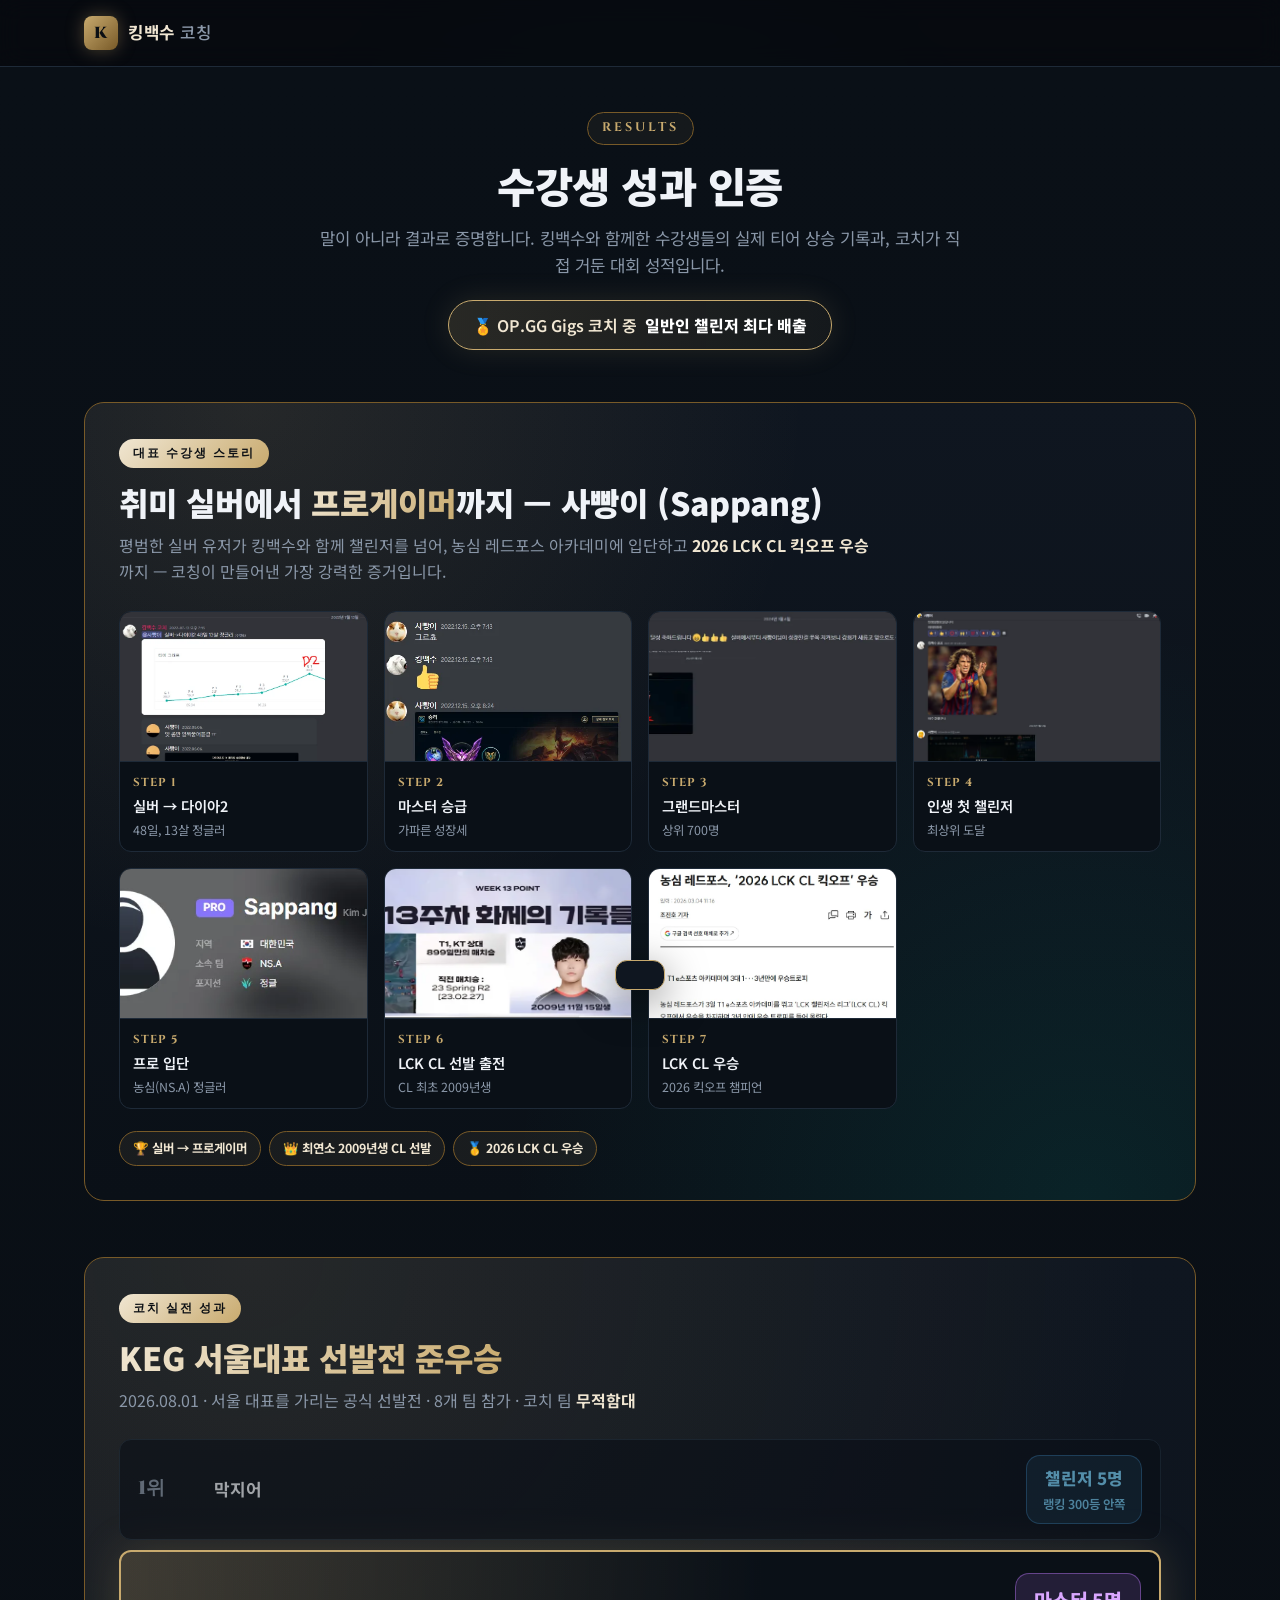
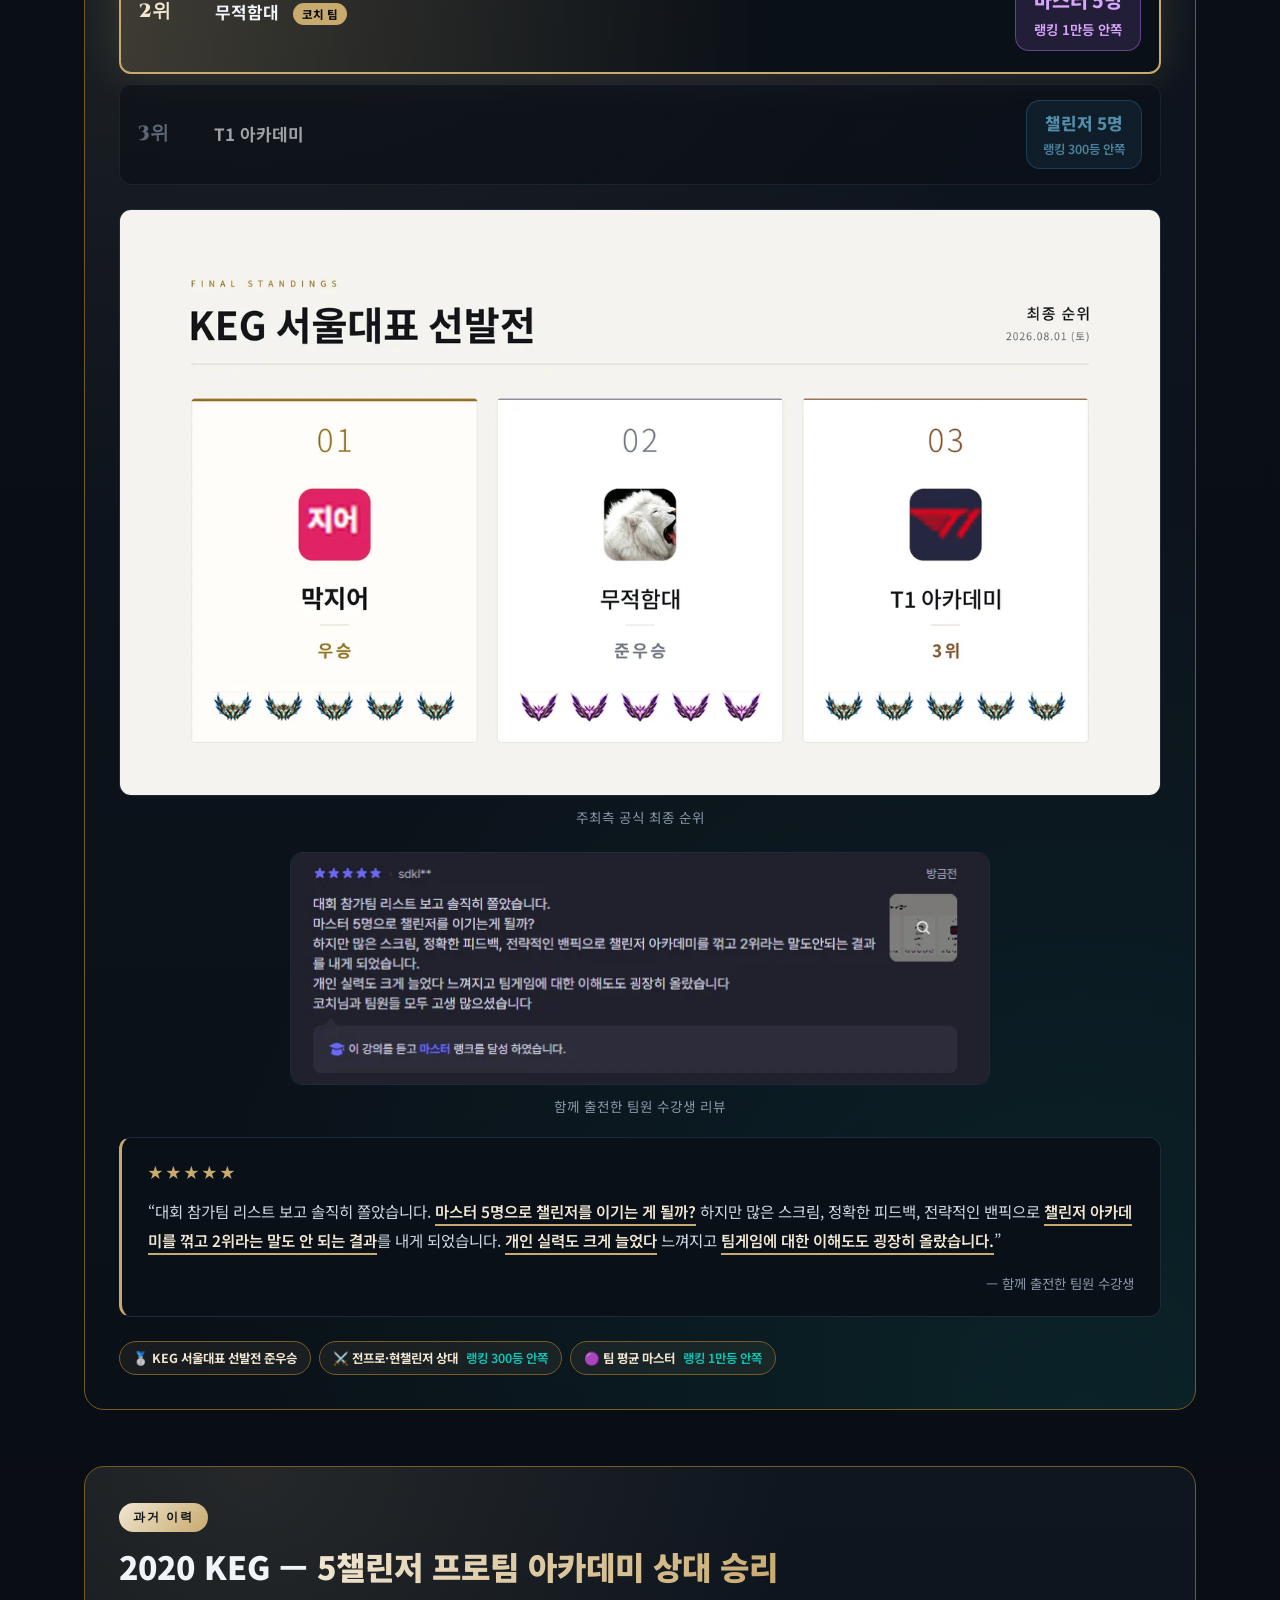
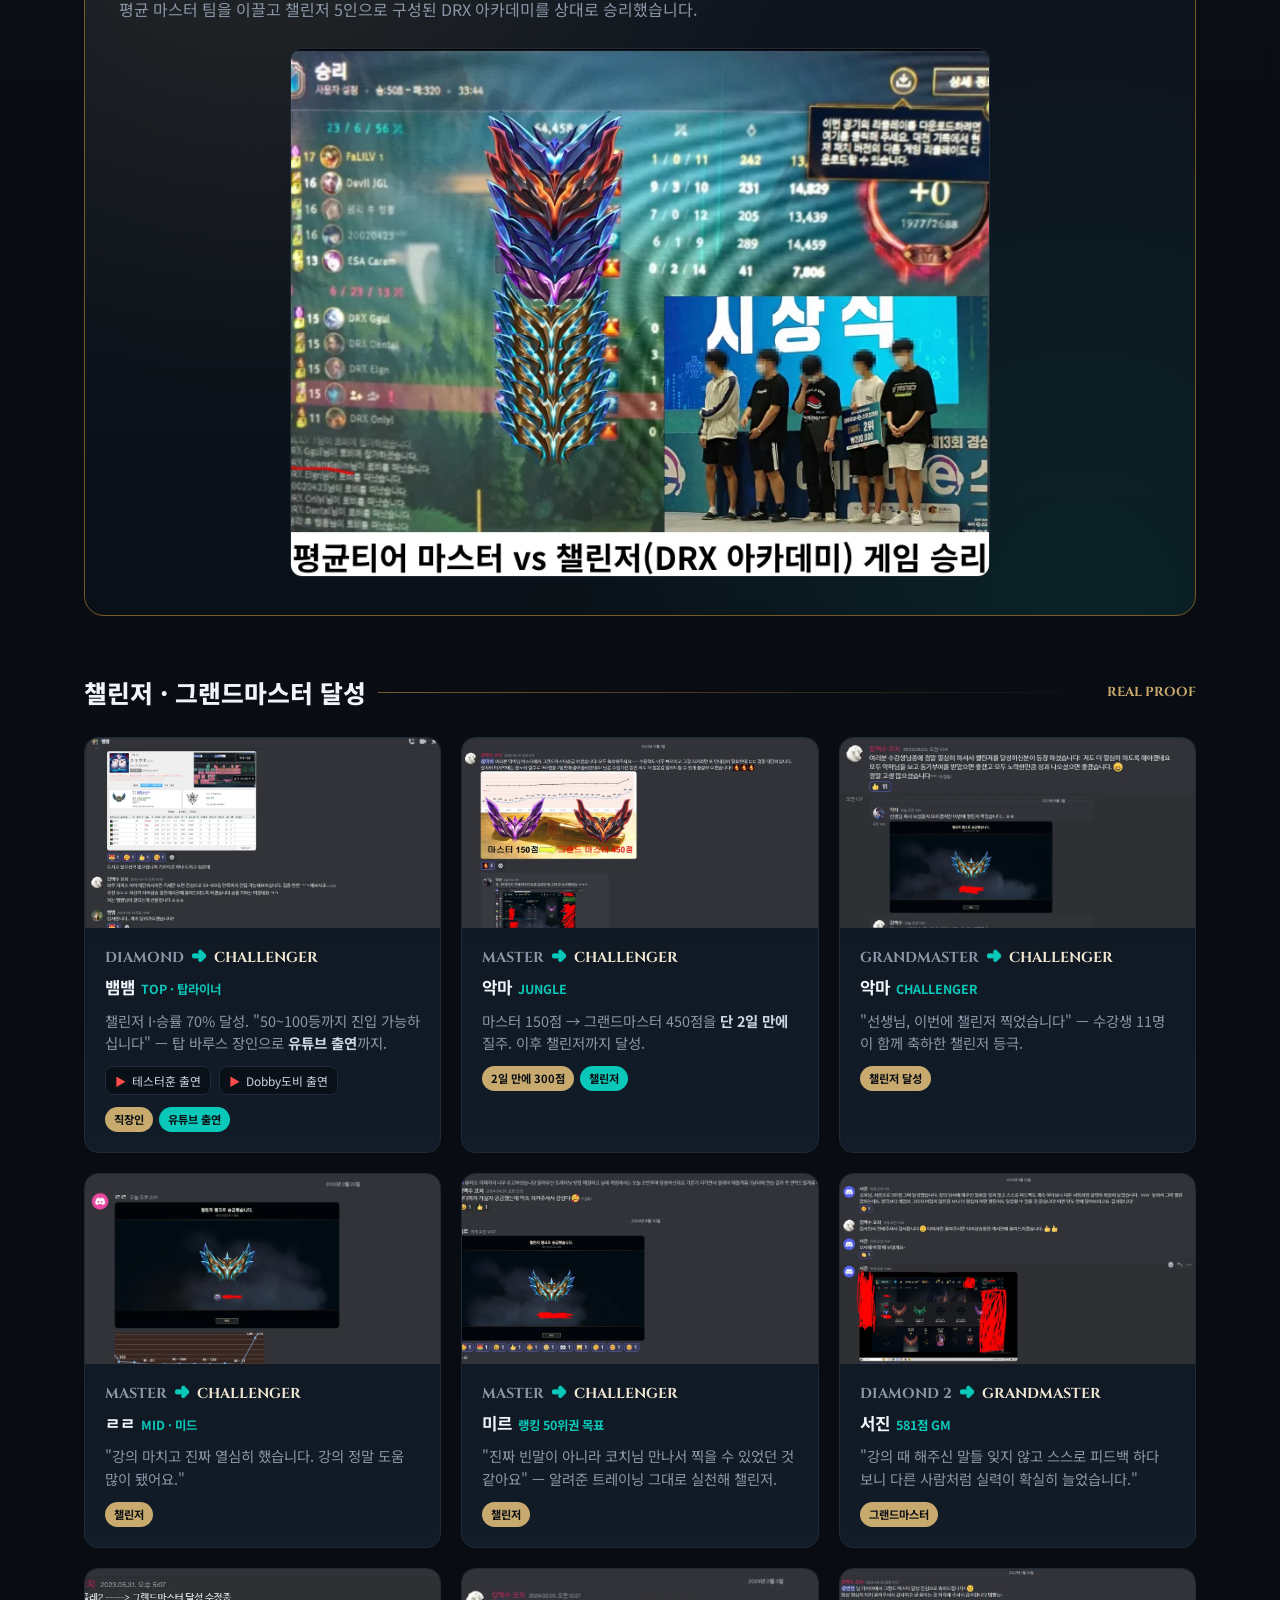
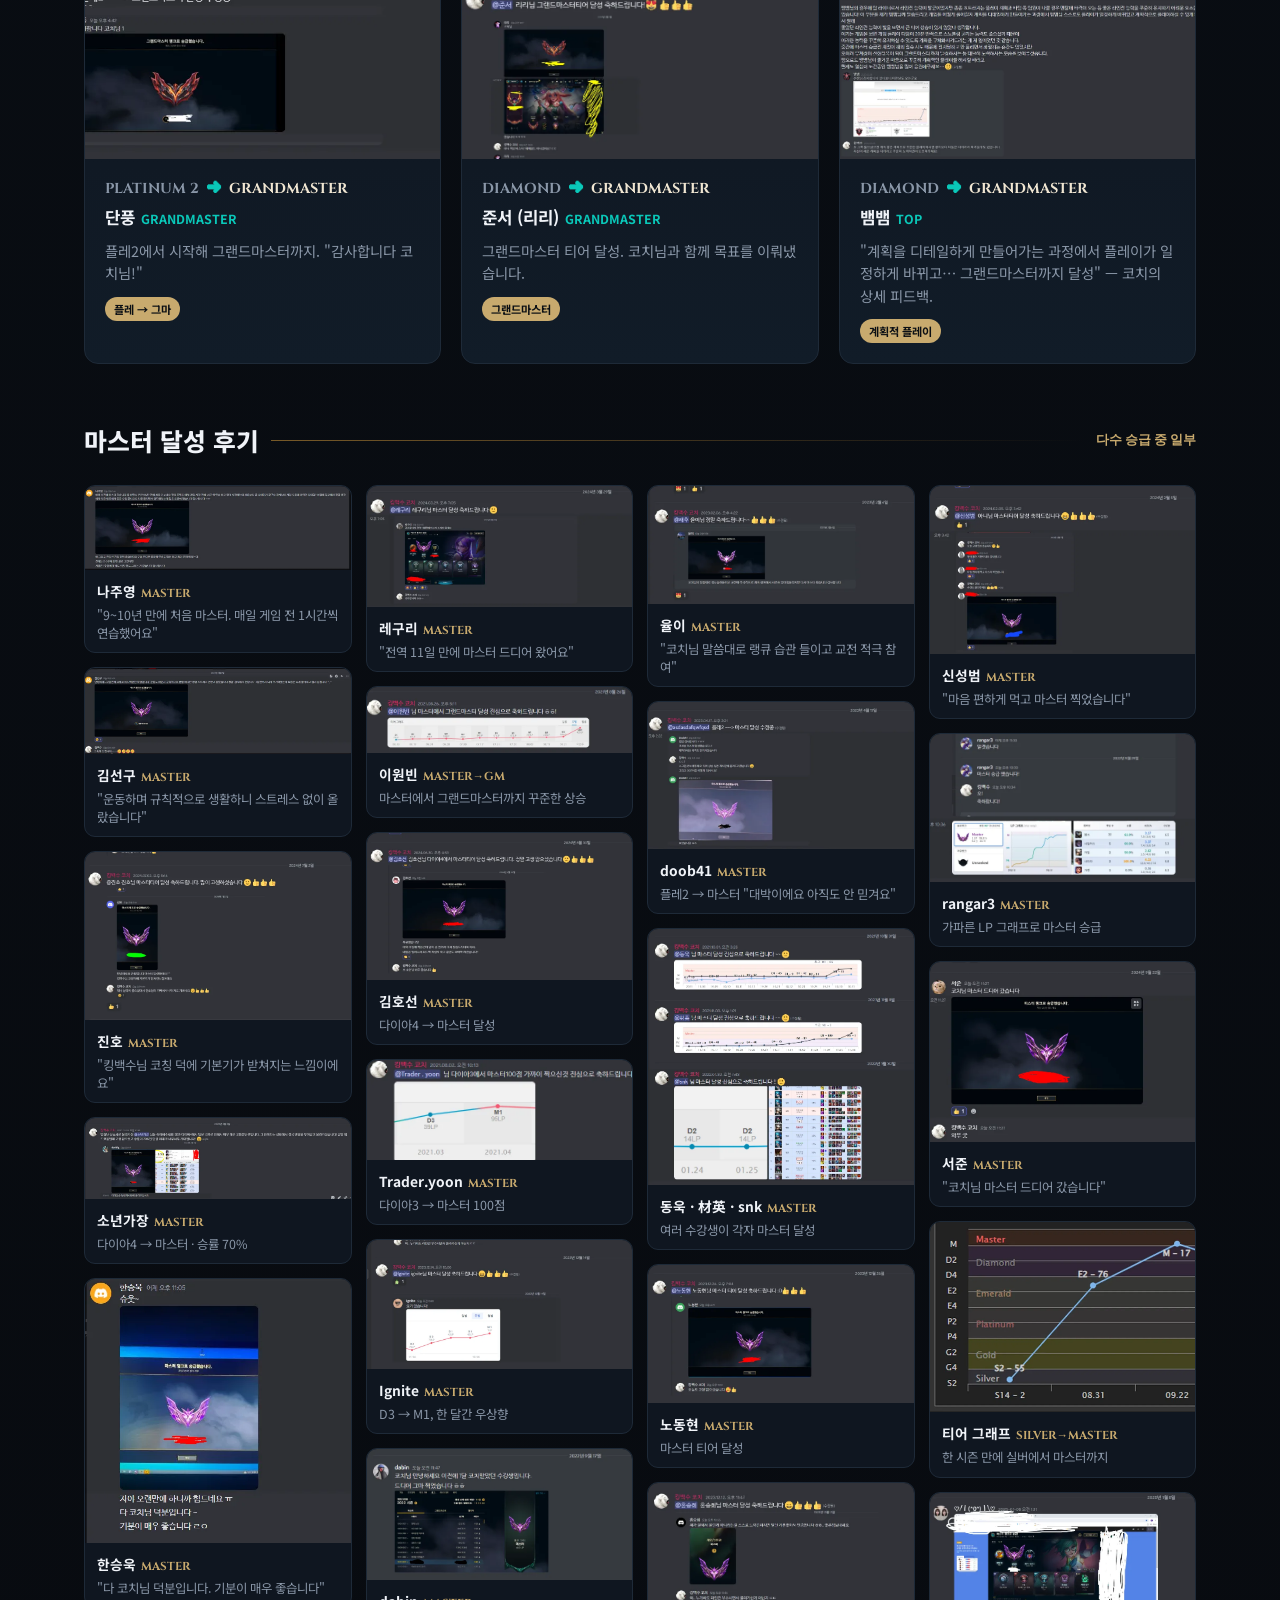
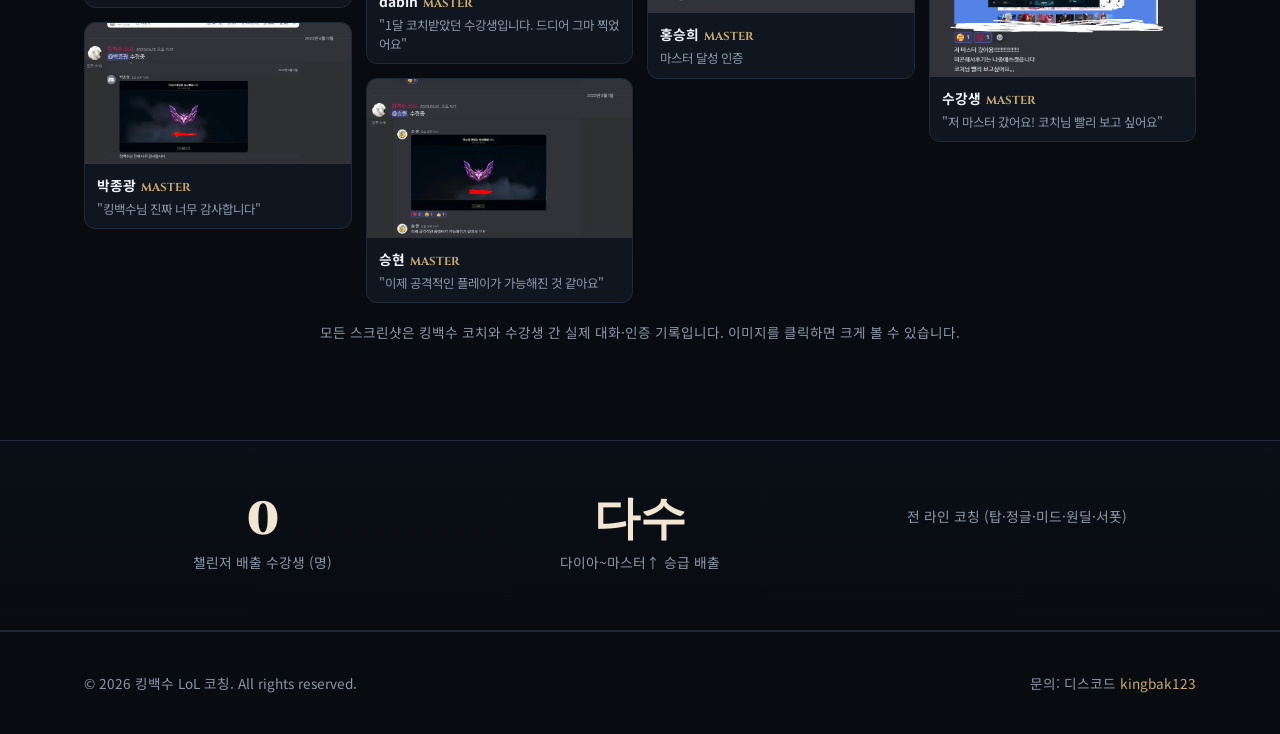
<file: index.html>
<!DOCTYPE html>
<html lang="ko">
<head>
<meta charset="UTF-8" />
<meta name="viewport" content="width=device-width, initial-scale=1.0" />
<title>킹백수 LoL 코칭 · 실버부터 챌린저까지</title>
<meta name="description" content="실버에서 프로게이머까지 — 챌린저 배출 9명, 다이아~마스터 승급 다수. 실제 수강생 티어 상승 인증으로 증명하는 킹백수 1:1 LoL 코칭." />
<meta property="og:title" content="킹백수 LoL 코칭 · 실버부터 챌린저까지" />
<meta property="og:description" content="챌린저 배출 9명, 다이아~마스터 승급 다수. 당신도 티어를 올릴 수 있습니다." />
<meta property="og:type" content="website" />
<meta property="og:site_name" content="킹백수 LoL 코칭" />
<meta property="og:locale" content="ko_KR" />
<meta property="og:url" content="https://ginxia1.github.io/" />
<meta property="og:image" content="https://ginxia1.github.io/images/og-cover.png" />
<meta property="og:image:width" content="1200" />
<meta property="og:image:height" content="630" />
<meta property="og:image:alt" content="킹백수 LoL 코칭 — 취미 실버에서 프로게이머까지" />
<meta name="twitter:card" content="summary_large_image" />
<meta name="twitter:image" content="https://ginxia1.github.io/images/og-cover.png" />
<link rel="preconnect" href="https://fonts.googleapis.com" />
<link rel="preconnect" href="https://fonts.gstatic.com" crossorigin />
<link href="https://fonts.googleapis.com/css2?family=Cinzel:wght@600;700;900&family=Noto+Sans+KR:wght@400;500;700;900&display=swap" rel="stylesheet" />
<link rel="stylesheet" href="style.css?v=20" />
<!-- Microsoft Clarity — 히트맵·세션 레코딩. 프로젝트 ID는 공개값이라 소스에 노출돼도 무방하다. -->
<script type="text/javascript">
(function(c,l,a,r,i,t,y){c[a]=c[a]||function(){(c[a].q=c[a].q||[]).push(arguments)};
t=l.createElement(r);t.async=1;t.src="https://www.clarity.ms/tag/"+i;
y=l.getElementsByTagName(r)[0];y.parentNode.insertBefore(t,y);})(window,document,"clarity","script","xyogdfjmv8");
</script>
</head>
<body id="top">
<div class="bg-fx"></div>

<!-- NAV -->
<header class="nav">
  <div class="wrap nav-inner">
    <a href="#top" class="brand"><span class="mark">K</span><b>킹백수 <span style="color:var(--text-dim);font-weight:500">코칭</span></b></a>
  </div>
</header>

<!-- PROOF -->
<section id="proof" style="background:linear-gradient(180deg,var(--bg-2),var(--bg))">
  <div class="wrap">
    <div class="center" style="margin-bottom:52px">
      <span class="eyebrow">Results</span>
      <h1 class="h2">수강생 성과 인증</h1>
      <p class="lead">말이 아니라 결과로 증명합니다. 킹백수와 함께한 수강생들의 실제 티어 상승 기록과, 코치가 직접 거둔 대회 성적입니다.</p>
      <div class="claim">🏅 OP.GG Gigs 코치 중 <b>일반인 챌린저 최다 배출</b></div>
    </div>

    <!-- ===== 사빵이 SPOTLIGHT ===== -->
    <div class="spotlight reveal">
      <span class="spot-tag">대표 수강생 스토리</span>
      <h3>취미 실버에서 <span class="hl">프로게이머</span>까지 — 사빵이 (Sappang)</h3>
      <p class="desc">평범한 실버 유저가 킹백수와 함께 챌린저를 넘어, 농심 레드포스 아카데미에 입단하고 <b style="color:var(--gold-bright)">2026 LCK CL 킥오프 우승</b>까지 — 코칭이 만들어낸 가장 강력한 증거입니다.</p>
      <div class="journey">
        <div class="jstep"><img class="jshot" src="images/sappang-1-silver-dia.webp" alt="사빵이 실버에서 다이아" loading="lazy"><div class="jcap"><div class="n">STEP 1</div><div class="t">실버 → 다이아2</div><div class="s">48일, 13살 정글러</div></div></div>
        <div class="jstep"><img class="jshot" src="images/sappang-2-master.webp" alt="사빵이 마스터 승급" loading="lazy"><div class="jcap"><div class="n">STEP 2</div><div class="t">마스터 승급</div><div class="s">가파른 성장세</div></div></div>
        <div class="jstep"><img class="jshot" src="images/sappang-3-gm.webp" alt="사빵이 그랜드마스터" loading="lazy"><div class="jcap"><div class="n">STEP 3</div><div class="t">그랜드마스터</div><div class="s">상위 700명</div></div></div>
        <div class="jstep"><img class="jshot" src="images/sappang-4-challenger.webp" alt="사빵이 챌린저" loading="lazy"><div class="jcap"><div class="n">STEP 4</div><div class="t">인생 첫 챌린저</div><div class="s">최상위 도달</div></div></div>
        <div class="jstep"><img class="jshot" src="images/sappang-5-pro.webp" alt="프로게이머 사빵이 NS.A" loading="lazy"><div class="jcap"><div class="n">STEP 5</div><div class="t">프로 입단</div><div class="s">농심(NS.A) 정글러</div></div></div>
        <div class="jstep"><img class="jshot" src="images/sappang-7-lckcl.webp" alt="2025 LCK CL 선발 출전" loading="lazy"><div class="jcap"><div class="n">STEP 6</div><div class="t">LCK CL 선발 출전</div><div class="s">CL 최초 2009년생</div></div></div>
        <div class="jstep"><img class="jshot" src="images/sappang-8-nongshim.webp" alt="2026 LCK CL 킥오프 우승" loading="lazy"><div class="jcap"><div class="n">STEP 7</div><div class="t">LCK CL 우승</div><div class="s">2026 킥오프 챔피언</div></div></div>
      </div>
      <div class="spot-badges">
        <span class="sbadge">🏆 실버 → 프로게이머</span>
        <span class="sbadge">👑 최연소 2009년생 CL 선발</span>
        <span class="sbadge">🥇 2026 LCK CL 우승</span>
      </div>
    </div>

    <!-- ===== 코치 실전 성과 (KEG 서울대표 선발전) ===== -->
    <div class="spotlight reveal" style="margin-top:28px">
      <span class="spot-tag">코치 실전 성과</span>
      <h3><span class="hl">KEG 서울대표 선발전 준우승</span></h3>
      <p class="desc">2026.08.01 · 서울 대표를 가리는 공식 선발전 · 8개 팀 참가 · 코치 팀 <b style="color:var(--gold-bright)">무적함대</b></p>

      <div class="rank-compare">
        <div class="rc-row">
          <span class="rc-pos">1위</span>
          <span class="rc-team">막지어</span>
          <span class="rc-tier chal"><b>챌린저 5명</b><i>랭킹 300등 안쪽</i></span>
        </div>
        <div class="rc-row us">
          <span class="rc-pos">2위</span>
          <span class="rc-team">무적함대 <em>코치 팀</em></span>
          <span class="rc-tier mast"><b>마스터 5명</b><i>랭킹 1만등 안쪽</i></span>
        </div>
        <div class="rc-row">
          <span class="rc-pos">3위</span>
          <span class="rc-team">T1 아카데미</span>
          <span class="rc-tier chal"><b>챌린저 5명</b><i>랭킹 300등 안쪽</i></span>
        </div>
      </div>

      <div class="spot-hero" style="margin-top:24px">
        <img src="images/keg-standings.webp" alt="KEG 서울대표 선발전 최종 순위 — 2위 무적함대" loading="lazy">
        <p class="spot-cap">주최측 공식 최종 순위</p>
      </div>

      <div class="spot-hero narrow" style="margin-top:24px">
        <img src="images/keg-review.webp" alt="함께 출전한 팀원 수강생 리뷰" loading="lazy">
        <p class="spot-cap">함께 출전한 팀원 수강생 리뷰</p>
      </div>

      <blockquote class="rquote">
        <div class="rq-stars">★★★★★</div>
        <p>“대회 참가팀 리스트 보고 솔직히 쫄았습니다. <u>마스터 5명으로 챌린저를 이기는 게 될까?</u> 하지만 많은 스크림, 정확한 피드백, 전략적인 밴픽으로 <u>챌린저 아카데미를 꺾고 2위라는 말도 안 되는 결과</u>를 내게 되었습니다. <u>개인 실력도 크게 늘었다</u> 느껴지고 <u>팀게임에 대한 이해도도 굉장히 올랐습니다.</u>”</p>
        <div class="rq-who">— 함께 출전한 팀원 수강생</div>
      </blockquote>

      <div class="spot-badges" style="margin-top:24px">
        <span class="sbadge">🥈 KEG 서울대표 선발전 준우승</span>
        <span class="sbadge">⚔️ 전프로·현챌린저 상대 <i>랭킹 300등 안쪽</i></span>
        <span class="sbadge">🟣 팀 평균 마스터 <i>랭킹 1만등 안쪽</i></span>
      </div>
    </div>

    <!-- ===== 과거 이력 (2020 KEG) ===== -->
    <div class="spotlight reveal" style="margin-top:28px">
      <span class="spot-tag">과거 이력</span>
      <h3>2020 KEG — <span class="hl">5챌린저 프로팀 아카데미 상대 승리</span></h3>
      <p class="desc">평균 마스터 팀을 이끌고 챌린저 5인으로 구성된 DRX 아카데미를 상대로 승리했습니다.</p>
      <div class="spot-hero narrow" style="margin-top:20px">
        <img src="images/drx-academy-win.webp" alt="2020 KEG — 평균 마스터 팀으로 DRX 아카데미 상대 승리" loading="lazy">
      </div>
    </div>

    <!-- ===== 챌린저 · 그랜드마스터 대표 카드 ===== -->
    <div class="subhead reveal"><h3>챌린저 · 그랜드마스터 달성</h3><span class="line"></span><span class="cnt">REAL PROOF</span></div>
    <div class="tcards" style="margin-bottom:56px">
      <div class="tcard reveal">
        <img class="tshot" src="images/bambam-2-challenger.webp" alt="뱀뱀 챌린저" loading="lazy">
        <div class="tbody">
          <div class="tpath"><span class="from">DIAMOND</span><span class="arr">➜</span><span class="to">CHALLENGER</span></div>
          <div class="tname">뱀뱀<span class="role">TOP · 탑라이너</span></div>
          <div class="tquote">챌린저 I·승률 70% 달성. "50~100등까지 진입 가능하십니다" — 탑 바루스 장인으로 <b>유튜브 출연</b>까지.</div>
          <div class="ytrow">
            <button type="button" class="ytpill" data-yt="pH8yfDtSXaM">테스터훈 출연
              <span class="ytprev" aria-hidden="true">
                <img src="images/bambam-yt-testerhoon.webp" alt="" loading="lazy">
                <span class="yt-t">5티어 탑 바루스로 그랜드마스터 달성 비법 미쳤다.. 바루스킹 장인초대석</span>
                <span class="yt-c">테스터훈 TesterHoon</span>
              </span>
            </button>
            <button type="button" class="ytpill" data-yt="V0tEJZU_VpU">Dobby도비 출연
              <span class="ytprev" aria-hidden="true">
                <img src="images/bambam-yt-dobby.webp" alt="" loading="lazy">
                <span class="yt-t">방어막 들고 2대1 해버리는 그마 집공 AP 탑바루스 장인</span>
                <span class="yt-c">Dobby도비</span>
              </span>
            </button>
          </div>
          <div class="ttags"><span class="ttag">직장인</span><span class="ttag tt2">유튜브 출연</span></div>
        </div>
      </div>
      <div class="tcard reveal">
        <img class="tshot" src="images/akma-1-gm.webp" alt="악마 마스터에서 그랜드마스터" loading="lazy">
        <div class="tbody">
          <div class="tpath"><span class="from">MASTER</span><span class="arr">➜</span><span class="to">CHALLENGER</span></div>
          <div class="tname">악마<span class="role">JUNGLE</span></div>
          <div class="tquote">마스터 150점 → 그랜드마스터 450점을 <b>단 2일 만에</b> 질주. 이후 챌린저까지 달성.</div>
          <div class="ttags"><span class="ttag">2일 만에 300점</span><span class="ttag tt2">챌린저</span></div>
        </div>
      </div>
      <div class="tcard reveal">
        <img class="tshot" src="images/akma-2-challenger.webp" alt="악마 챌린저 승급" loading="lazy">
        <div class="tbody">
          <div class="tpath"><span class="from">GRANDMASTER</span><span class="arr">➜</span><span class="to">CHALLENGER</span></div>
          <div class="tname">악마<span class="role">CHALLENGER</span></div>
          <div class="tquote">"선생님, 이번에 챌린저 찍었습니다" — 수강생 11명이 함께 축하한 챌린저 등극.</div>
          <div class="ttags"><span class="ttag">챌린저 달성</span></div>
        </div>
      </div>
      <div class="tcard reveal">
        <img class="tshot" src="images/rr-1-challenger.webp" alt="ㄹㄹ 챌린저" loading="lazy">
        <div class="tbody">
          <div class="tpath"><span class="from">MASTER</span><span class="arr">➜</span><span class="to">CHALLENGER</span></div>
          <div class="tname">ㄹㄹ<span class="role">MID · 미드</span></div>
          <div class="tquote">"강의 마치고 진짜 열심히 했습니다. 강의 정말 도움 많이 됐어요."</div>
          <div class="ttags"><span class="ttag">챌린저</span></div>
        </div>
      </div>
      <div class="tcard reveal">
        <img class="tshot" src="images/mir-1-challenger.webp" alt="미르 챌린저" loading="lazy">
        <div class="tbody">
          <div class="tpath"><span class="from">MASTER</span><span class="arr">➜</span><span class="to">CHALLENGER</span></div>
          <div class="tname">미르<span class="role">랭킹 50위권 목표</span></div>
          <div class="tquote">"진짜 빈말이 아니라 코치님 만나서 찍을 수 있었던 것 같아요" — 알려준 트레이닝 그대로 실천해 챌린저.</div>
          <div class="ttags"><span class="ttag">챌린저</span></div>
        </div>
      </div>
      <div class="tcard reveal">
        <img class="tshot" src="images/seojin-1-gm.webp" alt="서진 그랜드마스터" loading="lazy">
        <div class="tbody">
          <div class="tpath"><span class="from">DIAMOND 2</span><span class="arr">➜</span><span class="to">GRANDMASTER</span></div>
          <div class="tname">서진<span class="role">581점 GM</span></div>
          <div class="tquote">"강의 때 해주신 말들 잊지 않고 스스로 피드백 하다 보니 다른 사람처럼 실력이 확실히 늘었습니다."</div>
          <div class="ttags"><span class="ttag">그랜드마스터</span></div>
        </div>
      </div>
      <div class="tcard reveal">
        <img class="tshot" src="images/danpung-gm.webp" alt="단풍 그랜드마스터" loading="lazy">
        <div class="tbody">
          <div class="tpath"><span class="from">PLATINUM 2</span><span class="arr">➜</span><span class="to">GRANDMASTER</span></div>
          <div class="tname">단풍<span class="role">GRANDMASTER</span></div>
          <div class="tquote">플레2에서 시작해 그랜드마스터까지. "감사합니다 코치님!"</div>
          <div class="ttags"><span class="ttag">플레 → 그마</span></div>
        </div>
      </div>
      <div class="tcard reveal">
        <img class="tshot" src="images/junseo-gm.webp" alt="준서 그랜드마스터" loading="lazy">
        <div class="tbody">
          <div class="tpath"><span class="from">DIAMOND</span><span class="arr">➜</span><span class="to">GRANDMASTER</span></div>
          <div class="tname">준서 (리리)<span class="role">GRANDMASTER</span></div>
          <div class="tquote">그랜드마스터 티어 달성. 코치님과 함께 목표를 이뤄냈습니다.</div>
          <div class="ttags"><span class="ttag">그랜드마스터</span></div>
        </div>
      </div>
      <div class="tcard reveal">
        <img class="tshot" src="images/bambam-1-gm.webp" alt="뱀뱀 그랜드마스터 코치 축하" loading="lazy">
        <div class="tbody">
          <div class="tpath"><span class="from">DIAMOND</span><span class="arr">➜</span><span class="to">GRANDMASTER</span></div>
          <div class="tname">뱀뱀<span class="role">TOP</span></div>
          <div class="tquote">"계획을 디테일하게 만들어가는 과정에서 플레이가 일정하게 바뀌고… 그랜드마스터까지 달성" — 코치의 상세 피드백.</div>
          <div class="ttags"><span class="ttag">계획적 플레이</span></div>
        </div>
      </div>
    </div>

    <!-- ===== 마스터 달성 후기 월 ===== -->
    <div class="subhead reveal"><h3>마스터 달성 후기</h3><span class="line"></span><span class="cnt">다수 승급 중 일부</span></div>
    <div class="wall">
      <div class="wcard"><img class="wshot" src="images/master-najuyeong.webp" alt="나주영 마스터" loading="lazy"><div class="wcap"><div class="nm">나주영<span class="tier">MASTER</span></div><div class="q">"9~10년 만에 처음 마스터. 매일 게임 전 1시간씩 연습했어요"</div></div></div>
      <div class="wcard"><img class="wshot" src="images/master-kimseongu.webp" alt="김선구 마스터" loading="lazy"><div class="wcap"><div class="nm">김선구<span class="tier">MASTER</span></div><div class="q">"운동하며 규칙적으로 생활하니 스트레스 없이 올랐습니다"</div></div></div>
      <div class="wcard"><img class="wshot" src="images/master-jinho.webp" alt="진호 마스터" loading="lazy"><div class="wcap"><div class="nm">진호<span class="tier">MASTER</span></div><div class="q">"킹백수님 코칭 덕에 기본기가 받쳐지는 느낌이에요"</div></div></div>
      <div class="wcard"><img class="wshot" src="images/master-sonyeongajang.webp" alt="소년가장 마스터" loading="lazy"><div class="wcap"><div class="nm">소년가장<span class="tier">MASTER</span></div><div class="q">다이아4 → 마스터 · 승률 70%</div></div></div>
      <div class="wcard"><img class="wshot" src="images/master-hanseunguk.webp" alt="한승욱 마스터" loading="lazy"><div class="wcap"><div class="nm">한승욱<span class="tier">MASTER</span></div><div class="q">"다 코치님 덕분입니다. 기분이 매우 좋습니다"</div></div></div>
      <div class="wcard"><img class="wshot" src="images/master-parkjonggwang.webp" alt="박종광 마스터" loading="lazy"><div class="wcap"><div class="nm">박종광<span class="tier">MASTER</span></div><div class="q">"킹백수님 진짜 너무 감사합니다"</div></div></div>
      <div class="wcard"><img class="wshot" src="images/master-leguri.webp" alt="레구리 마스터" loading="lazy"><div class="wcap"><div class="nm">레구리<span class="tier">MASTER</span></div><div class="q">"전역 11일 만에 마스터 드디어 왔어요"</div></div></div>
      <div class="wcard"><img class="wshot" src="images/master-iwonbin.webp" alt="이원빈 마스터→그마" loading="lazy"><div class="wcap"><div class="nm">이원빈<span class="tier">MASTER→GM</span></div><div class="q">마스터에서 그랜드마스터까지 꾸준한 상승</div></div></div>
      <div class="wcard"><img class="wshot" src="images/master-kimhoseon.webp" alt="김호선 마스터" loading="lazy"><div class="wcap"><div class="nm">김호선<span class="tier">MASTER</span></div><div class="q">다이아4 → 마스터 달성</div></div></div>
      <div class="wcard"><img class="wshot" src="images/master-traderyoon.webp" alt="Trader.yoon 마스터" loading="lazy"><div class="wcap"><div class="nm">Trader.yoon<span class="tier">MASTER</span></div><div class="q">다이아3 → 마스터 100점</div></div></div>
      <div class="wcard"><img class="wshot" src="images/master-ignite.webp" alt="Ignite 마스터" loading="lazy"><div class="wcap"><div class="nm">Ignite<span class="tier">MASTER</span></div><div class="q">D3 → M1, 한 달간 우상향</div></div></div>
      <div class="wcard"><img class="wshot" src="images/master-dabin.webp" alt="dabin 마스터" loading="lazy"><div class="wcap"><div class="nm">dabin<span class="tier">MASTER</span></div><div class="q">"1달 코치받았던 수강생입니다. 드디어 그마 찍었어요"</div></div></div>
      <div class="wcard"><img class="wshot" src="images/master-seunghyeon.webp" alt="승현 마스터" loading="lazy"><div class="wcap"><div class="nm">승현<span class="tier">MASTER</span></div><div class="q">"이제 공격적인 플레이가 가능해진 것 같아요"</div></div></div>
      <div class="wcard"><img class="wshot" src="images/master-yuri.webp" alt="율이 마스터" loading="lazy"><div class="wcap"><div class="nm">율이<span class="tier">MASTER</span></div><div class="q">"코치님 말씀대로 랭큐 습관 들이고 교전 적극 참여"</div></div></div>
      <div class="wcard"><img class="wshot" src="images/master-doob41.webp" alt="doob41 마스터" loading="lazy"><div class="wcap"><div class="nm">doob41<span class="tier">MASTER</span></div><div class="q">플레2 → 마스터 "대박이에요 아직도 안 믿겨요"</div></div></div>
      <div class="wcard"><img class="wshot" src="images/master-trio.webp" alt="동욱 材英 snk 마스터" loading="lazy"><div class="wcap"><div class="nm">동욱 · 材英 · snk<span class="tier">MASTER</span></div><div class="q">여러 수강생이 각자 마스터 달성</div></div></div>
      <div class="wcard"><img class="wshot" src="images/master-nodonghyeon.webp" alt="노동현 마스터" loading="lazy"><div class="wcap"><div class="nm">노동현<span class="tier">MASTER</span></div><div class="q">마스터 티어 달성</div></div></div>
      <div class="wcard"><img class="wshot" src="images/master-hongseunghui.webp" alt="홍승희 마스터" loading="lazy"><div class="wcap"><div class="nm">홍승희<span class="tier">MASTER</span></div><div class="q">마스터 달성 인증</div></div></div>
      <div class="wcard"><img class="wshot" src="images/master-sinseongbeom.webp" alt="신성범 마스터" loading="lazy"><div class="wcap"><div class="nm">신성범<span class="tier">MASTER</span></div><div class="q">"마음 편하게 먹고 마스터 찍었습니다"</div></div></div>
      <div class="wcard"><img class="wshot" src="images/master-rangar3.webp" alt="rangar3 마스터" loading="lazy"><div class="wcap"><div class="nm">rangar3<span class="tier">MASTER</span></div><div class="q">가파른 LP 그래프로 마스터 승급</div></div></div>
      <div class="wcard"><img class="wshot" src="images/master-seojun.webp" alt="서준 마스터" loading="lazy"><div class="wcap"><div class="nm">서준<span class="tier">MASTER</span></div><div class="q">"코치님 마스터 드디어 갔습니다"</div></div></div>
      <div class="wcard"><img class="wshot" src="images/graph-silver-master.webp" alt="실버에서 마스터 티어 그래프" loading="lazy"><div class="wcap"><div class="nm">티어 그래프<span class="tier">SILVER→MASTER</span></div><div class="q">한 시즌 만에 실버에서 마스터까지</div></div></div>
      <div class="wcard"><img class="wshot" src="images/master-anon1.webp" alt="마스터 달성 수강생" loading="lazy"><div class="wcap"><div class="nm">수강생<span class="tier">MASTER</span></div><div class="q">"저 마스터 갔어요! 코치님 빨리 보고 싶어요"</div></div></div>
    </div>
    <p class="proof-note">모든 스크린샷은 킹백수 코치와 수강생 간 실제 대화·인증 기록입니다. 이미지를 클릭하면 크게 볼 수 있습니다.</p>
  </div>
</section>

<!-- STATS (성과 요약) -->
<div class="stats">
  <div class="wrap">
    <div class="stat-grid">
      <div class="stat"><div class="num" data-count="9">0</div><div class="lbl">챌린저 배출 수강생 (명)</div></div>
      <div class="stat"><div class="num">다수</div><div class="lbl">다이아~마스터↑ 승급 배출</div></div>
      <div class="stat"><div class="num" data-count="5"><span class="plus"></span></div><div class="lbl">전 라인 코칭 (탑·정글·미드·원딜·서폿)</div></div>
    </div>
  </div>
</div>

<!-- FOOTER -->
<footer>
  <div class="wrap foot-inner">
    <div>© 2026 킹백수 LoL 코칭. All rights reserved.</div>
    <div>문의: 디스코드 <a href="https://discord.gg/FBeMPmdpPq" target="_blank" rel="noopener">kingbak123</a></div>
  </div>
</footer>

<div class="toast" id="toast"></div>

<script src="script.js?v=20"></script>
</body>
</html>
</file>
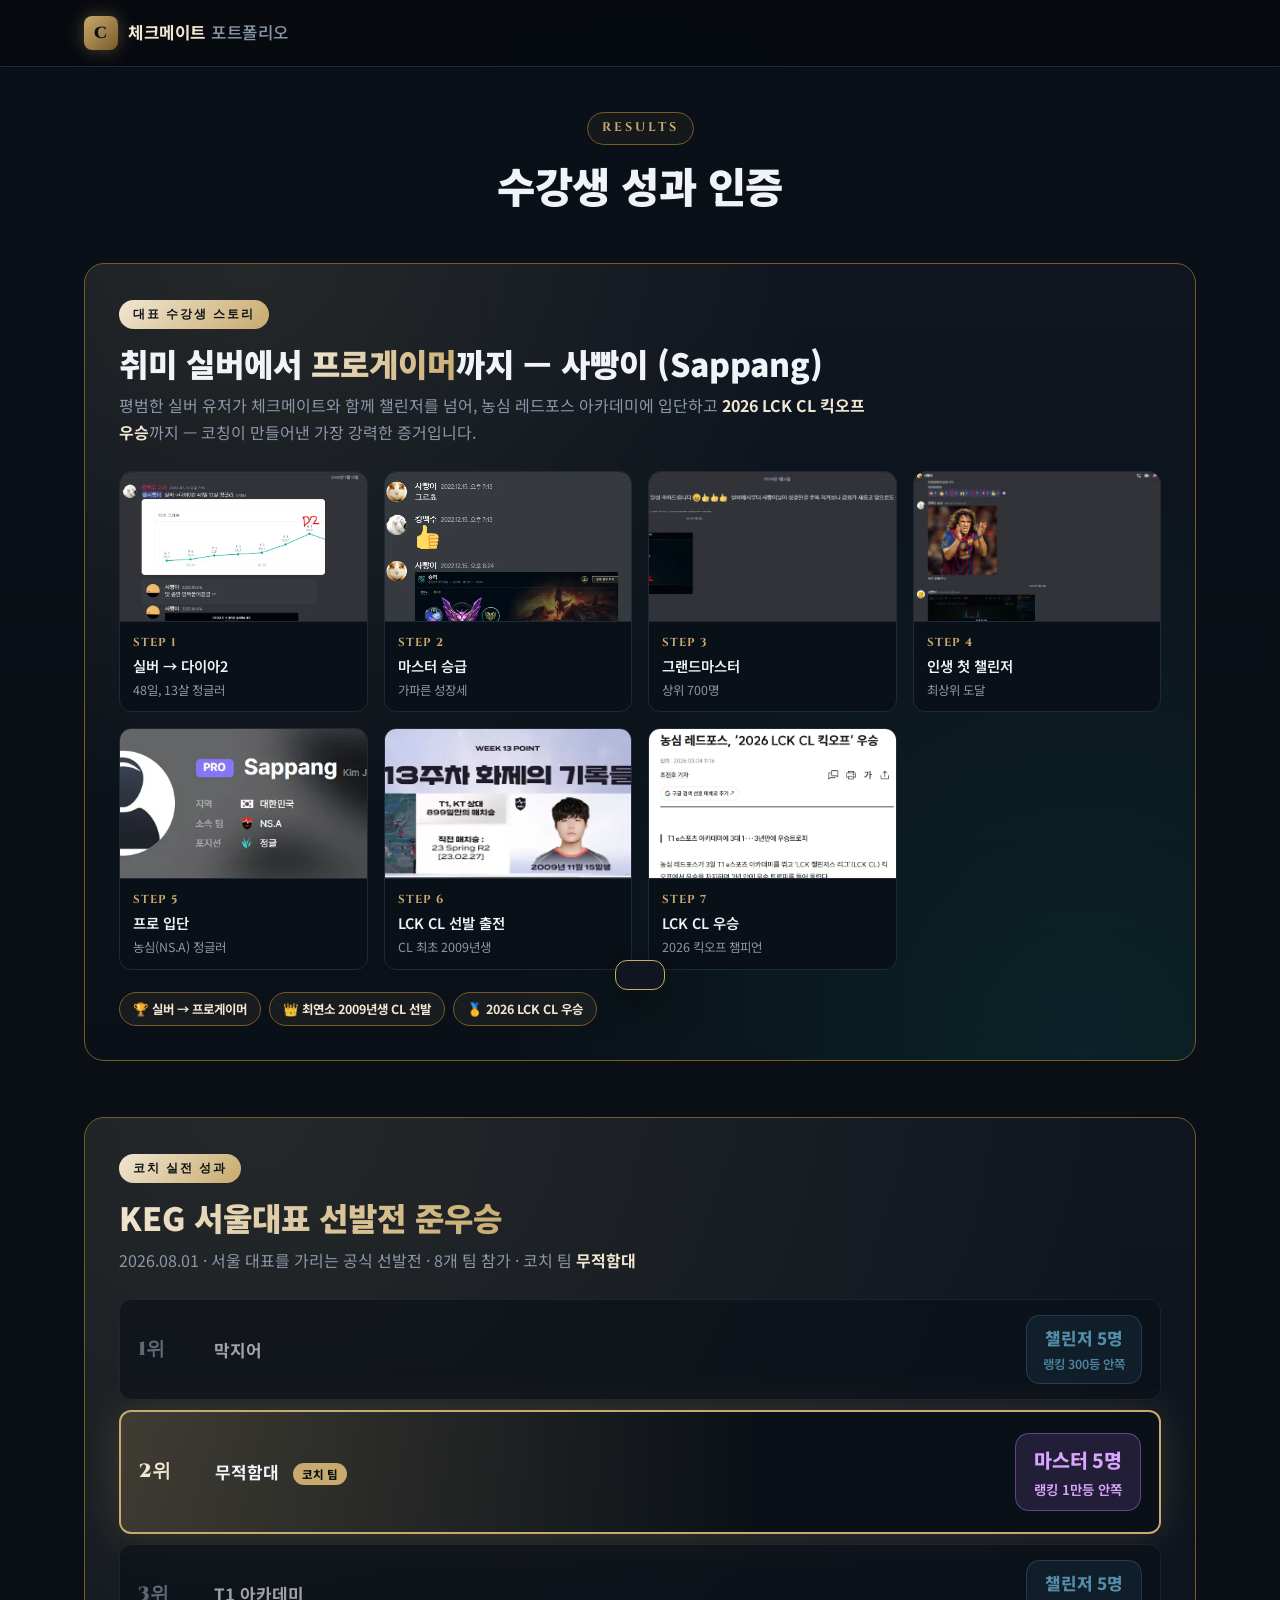
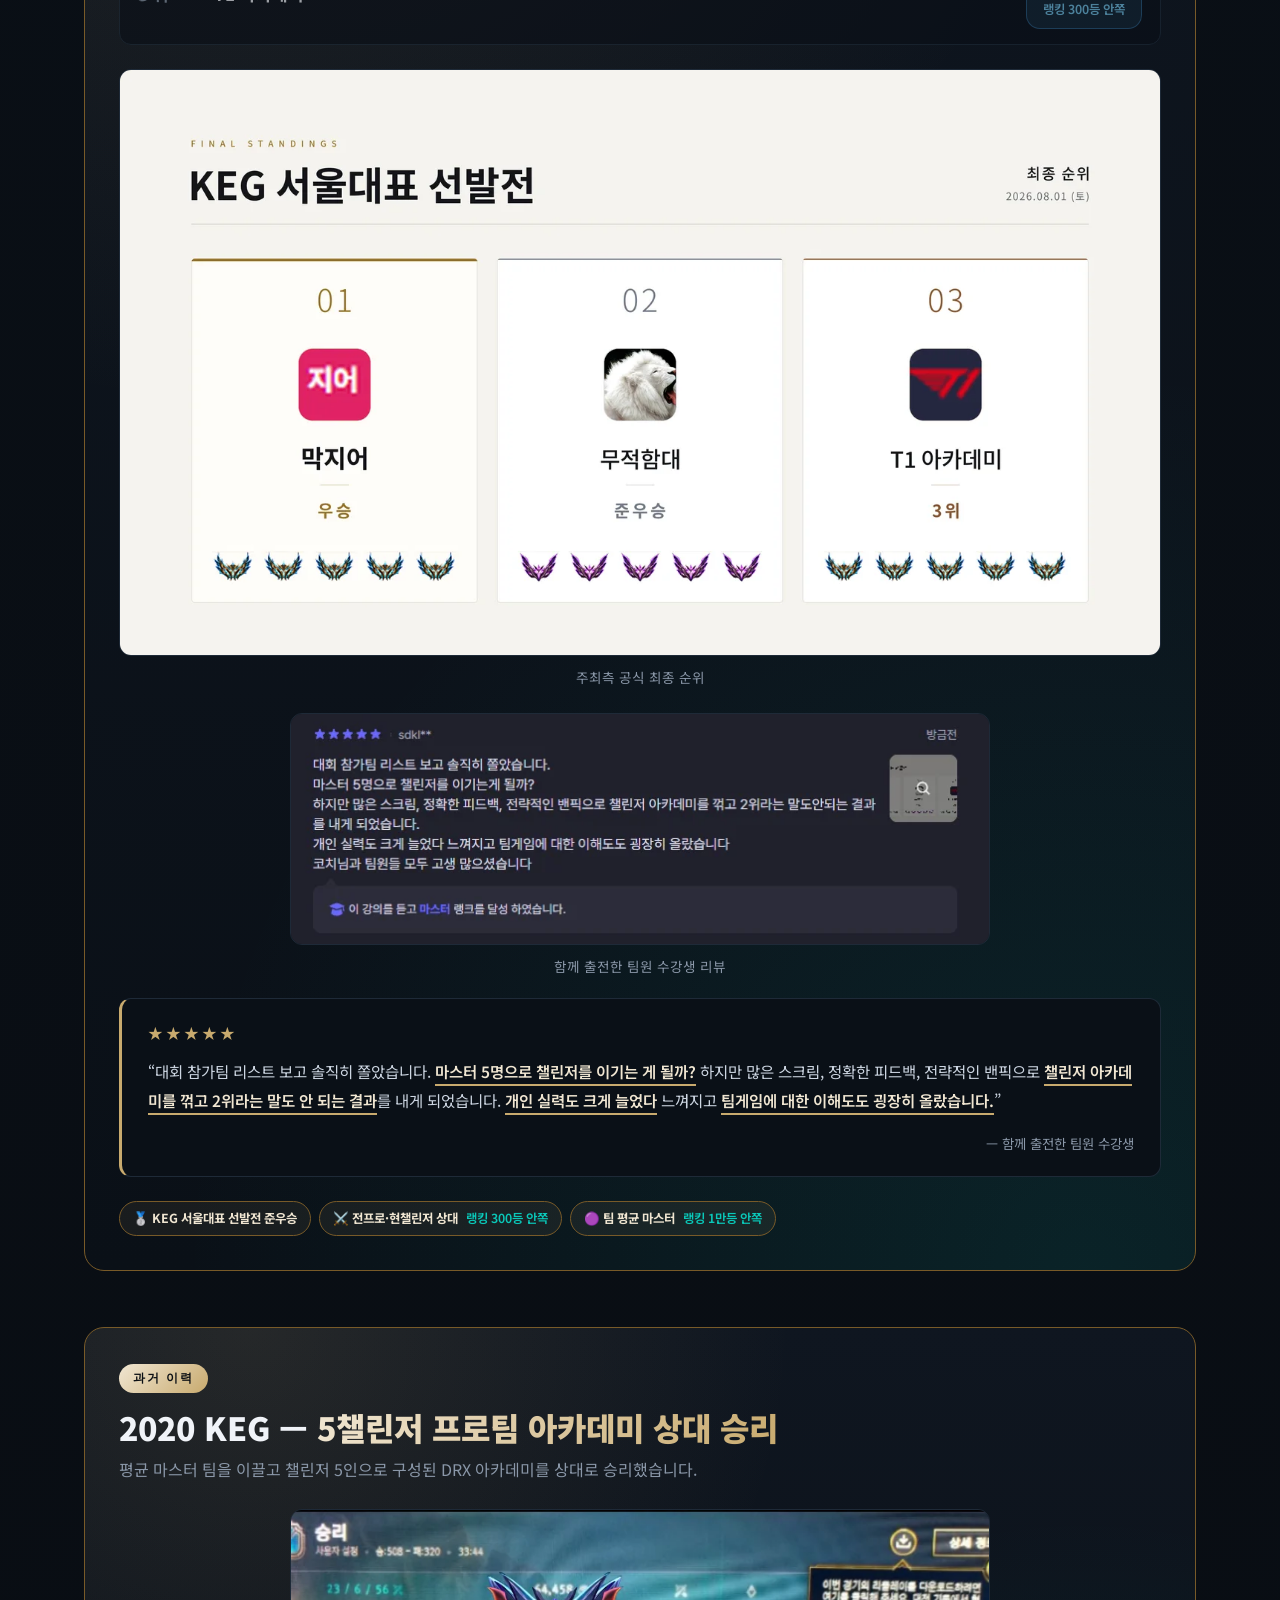
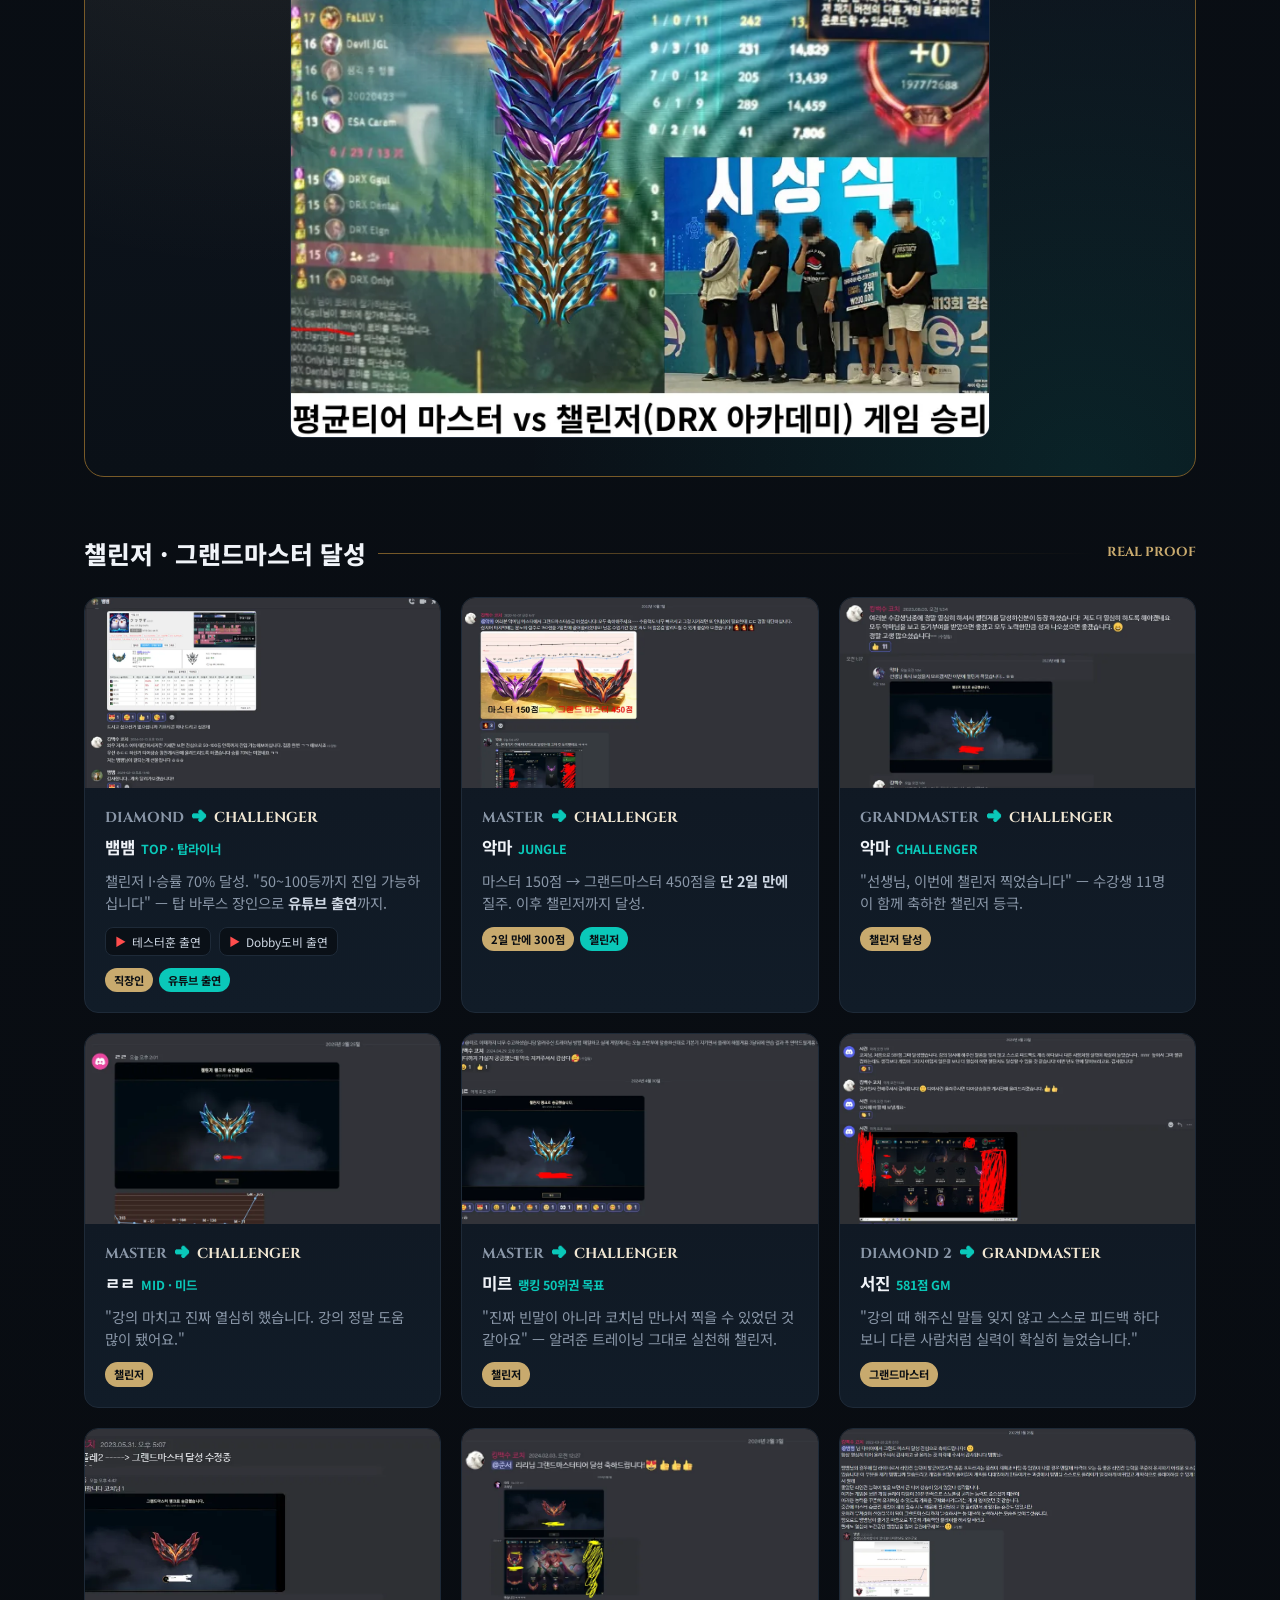
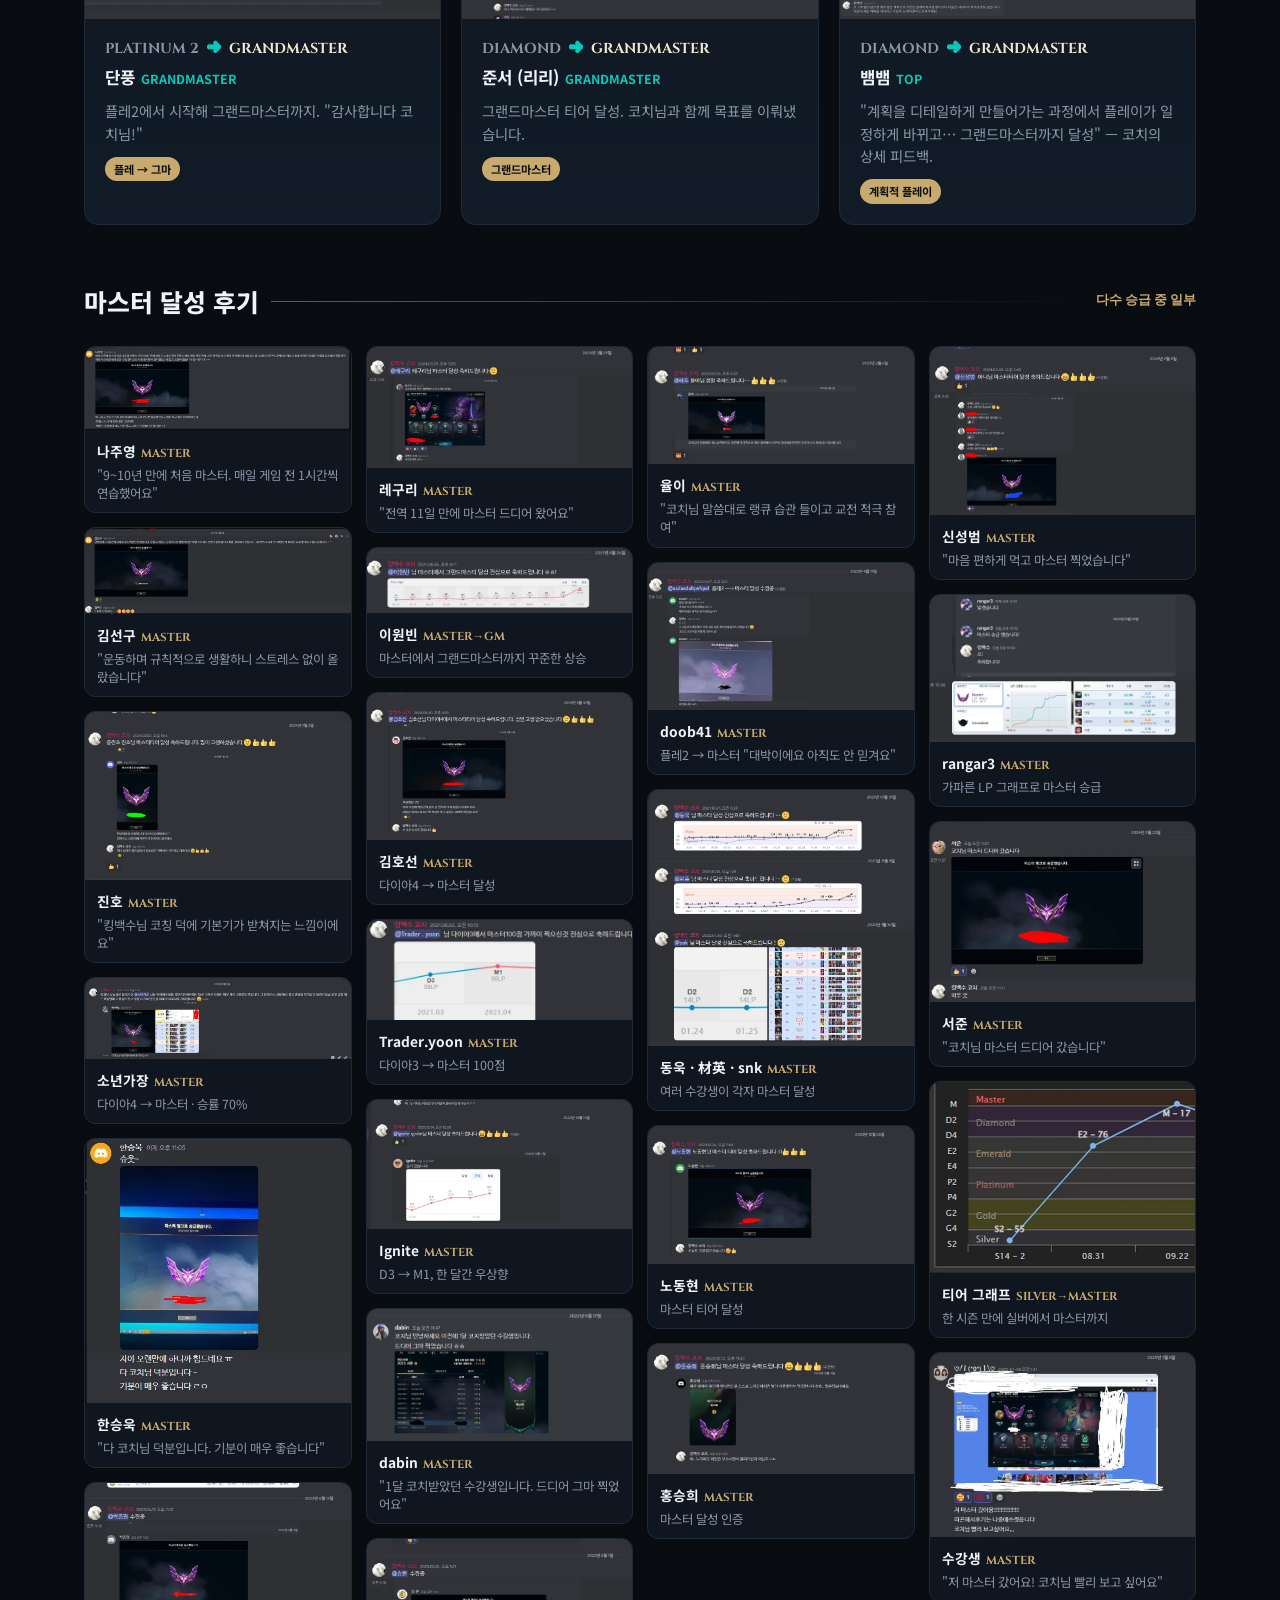
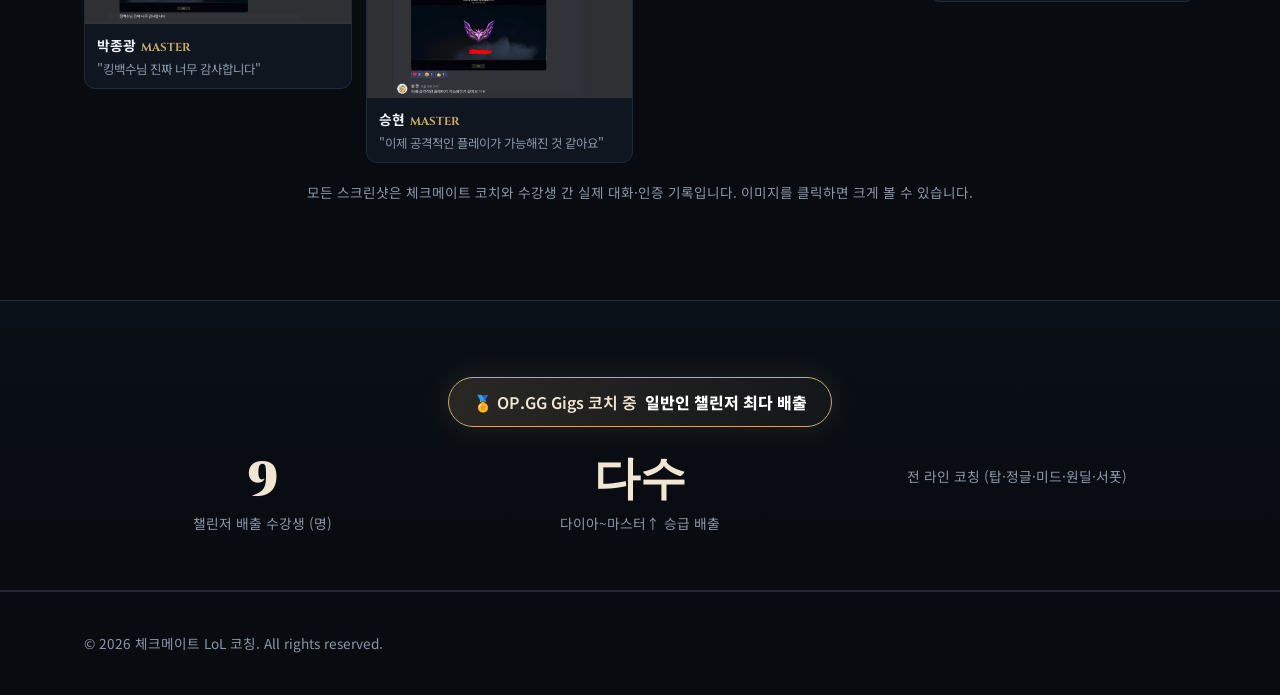
<file: portfolio.html>
<!DOCTYPE html>
<html lang="ko">
<head>
<meta charset="UTF-8" />
<meta name="viewport" content="width=device-width, initial-scale=1.0" />
<title>체크메이트 코치 · 포트폴리오</title>
<meta name="description" content="체크메이트 코치 포트폴리오 — 수강생 티어 상승 인증과 KEG 서울대표 선발전 준우승 등 대회 성과." />
<meta property="og:title" content="체크메이트 코치 · 포트폴리오" />
<meta property="og:description" content="수강생 성과 인증과 대회 실적을 한 페이지에 정리했습니다." />
<meta property="og:type" content="website" />
<meta property="og:site_name" content="체크메이트 LoL 코칭" />
<meta property="og:locale" content="ko_KR" />
<meta property="og:url" content="https://ginxia1.github.io/portfolio.html" />
<meta property="og:image" content="https://ginxia1.github.io/images/og-cover.png" />
<meta property="og:image:width" content="1200" />
<meta property="og:image:height" content="630" />
<meta name="twitter:card" content="summary_large_image" />
<meta name="twitter:image" content="https://ginxia1.github.io/images/og-cover.png" />
<link rel="preconnect" href="https://fonts.googleapis.com" />
<link rel="preconnect" href="https://fonts.gstatic.com" crossorigin />
<link href="https://fonts.googleapis.com/css2?family=Cinzel:wght@600;700;900&family=Noto+Sans+KR:wght@400;500;700;900&display=swap" rel="stylesheet" />
<link rel="stylesheet" href="style.css?v=20" />
<!-- Microsoft Clarity — 히트맵·세션 레코딩. 프로젝트 ID는 공개값이라 소스에 노출돼도 무방하다. -->
<script type="text/javascript">
(function(c,l,a,r,i,t,y){c[a]=c[a]||function(){(c[a].q=c[a].q||[]).push(arguments)};
t=l.createElement(r);t.async=1;t.src="https://www.clarity.ms/tag/"+i;
y=l.getElementsByTagName(r)[0];y.parentNode.insertBefore(t,y);})(window,document,"clarity","script","xyogdfjmv8");
</script>
</head>
<body id="top">
<div class="bg-fx"></div>

<!-- NAV -->
<header class="nav">
  <div class="wrap nav-inner">
    <a href="#top" class="brand"><span class="mark">C</span><b>체크메이트 <span style="color:var(--text-dim);font-weight:500">포트폴리오</span></b></a>
  </div>
</header>

<!-- PROOF -->
<section id="proof" style="background:linear-gradient(180deg,var(--bg-2),var(--bg))">
  <div class="wrap">
    <div class="center" style="margin-bottom:52px">
      <span class="eyebrow">Results</span>
      <h1 class="h2">수강생 성과 인증</h1>
    </div>

    <!-- ===== 사빵이 SPOTLIGHT ===== -->
    <div class="spotlight reveal">
      <span class="spot-tag">대표 수강생 스토리</span>
      <h3>취미 실버에서 <span class="hl">프로게이머</span>까지 — 사빵이 (Sappang)</h3>
      <p class="desc">평범한 실버 유저가 체크메이트와 함께 챌린저를 넘어, 농심 레드포스 아카데미에 입단하고 <b style="color:var(--gold-bright)">2026 LCK CL 킥오프 우승</b>까지 — 코칭이 만들어낸 가장 강력한 증거입니다.</p>
      <div class="journey">
        <div class="jstep"><img class="jshot" src="images/sappang-1-silver-dia.webp" alt="사빵이 실버에서 다이아" loading="lazy"><div class="jcap"><div class="n">STEP 1</div><div class="t">실버 → 다이아2</div><div class="s">48일, 13살 정글러</div></div></div>
        <div class="jstep"><img class="jshot" src="images/sappang-2-master.webp" alt="사빵이 마스터 승급" loading="lazy"><div class="jcap"><div class="n">STEP 2</div><div class="t">마스터 승급</div><div class="s">가파른 성장세</div></div></div>
        <div class="jstep"><img class="jshot" src="images/sappang-3-gm.webp" alt="사빵이 그랜드마스터" loading="lazy"><div class="jcap"><div class="n">STEP 3</div><div class="t">그랜드마스터</div><div class="s">상위 700명</div></div></div>
        <div class="jstep"><img class="jshot" src="images/sappang-4-challenger.webp" alt="사빵이 챌린저" loading="lazy"><div class="jcap"><div class="n">STEP 4</div><div class="t">인생 첫 챌린저</div><div class="s">최상위 도달</div></div></div>
        <div class="jstep"><img class="jshot" src="images/sappang-5-pro.webp" alt="프로게이머 사빵이 NS.A" loading="lazy"><div class="jcap"><div class="n">STEP 5</div><div class="t">프로 입단</div><div class="s">농심(NS.A) 정글러</div></div></div>
        <div class="jstep"><img class="jshot" src="images/sappang-7-lckcl.webp" alt="2025 LCK CL 선발 출전" loading="lazy"><div class="jcap"><div class="n">STEP 6</div><div class="t">LCK CL 선발 출전</div><div class="s">CL 최초 2009년생</div></div></div>
        <div class="jstep"><img class="jshot" src="images/sappang-8-nongshim.webp" alt="2026 LCK CL 킥오프 우승" loading="lazy"><div class="jcap"><div class="n">STEP 7</div><div class="t">LCK CL 우승</div><div class="s">2026 킥오프 챔피언</div></div></div>
      </div>
      <div class="spot-badges">
        <span class="sbadge">🏆 실버 → 프로게이머</span>
        <span class="sbadge">👑 최연소 2009년생 CL 선발</span>
        <span class="sbadge">🥇 2026 LCK CL 우승</span>
      </div>
    </div>

    <!-- ===== 코치 실전 성과 (KEG 서울대표 선발전) ===== -->
    <div class="spotlight reveal" style="margin-top:28px">
      <span class="spot-tag">코치 실전 성과</span>
      <h3><span class="hl">KEG 서울대표 선발전 준우승</span></h3>
      <p class="desc">2026.08.01 · 서울 대표를 가리는 공식 선발전 · 8개 팀 참가 · 코치 팀 <b style="color:var(--gold-bright)">무적함대</b></p>

      <div class="rank-compare">
        <div class="rc-row">
          <span class="rc-pos">1위</span>
          <span class="rc-team">막지어</span>
          <span class="rc-tier chal"><b>챌린저 5명</b><i>랭킹 300등 안쪽</i></span>
        </div>
        <div class="rc-row us">
          <span class="rc-pos">2위</span>
          <span class="rc-team">무적함대 <em>코치 팀</em></span>
          <span class="rc-tier mast"><b>마스터 5명</b><i>랭킹 1만등 안쪽</i></span>
        </div>
        <div class="rc-row">
          <span class="rc-pos">3위</span>
          <span class="rc-team">T1 아카데미</span>
          <span class="rc-tier chal"><b>챌린저 5명</b><i>랭킹 300등 안쪽</i></span>
        </div>
      </div>

      <div class="spot-hero" style="margin-top:24px">
        <img src="images/keg-standings.webp" alt="KEG 서울대표 선발전 최종 순위 — 2위 무적함대" loading="lazy">
        <p class="spot-cap">주최측 공식 최종 순위</p>
      </div>

      <div class="spot-hero narrow" style="margin-top:24px">
        <img src="images/keg-review.webp" alt="함께 출전한 팀원 수강생 리뷰" loading="lazy">
        <p class="spot-cap">함께 출전한 팀원 수강생 리뷰</p>
      </div>

      <blockquote class="rquote">
        <div class="rq-stars">★★★★★</div>
        <p>“대회 참가팀 리스트 보고 솔직히 쫄았습니다. <u>마스터 5명으로 챌린저를 이기는 게 될까?</u> 하지만 많은 스크림, 정확한 피드백, 전략적인 밴픽으로 <u>챌린저 아카데미를 꺾고 2위라는 말도 안 되는 결과</u>를 내게 되었습니다. <u>개인 실력도 크게 늘었다</u> 느껴지고 <u>팀게임에 대한 이해도도 굉장히 올랐습니다.</u>”</p>
        <div class="rq-who">— 함께 출전한 팀원 수강생</div>
      </blockquote>

      <div class="spot-badges" style="margin-top:24px">
        <span class="sbadge">🥈 KEG 서울대표 선발전 준우승</span>
        <span class="sbadge">⚔️ 전프로·현챌린저 상대 <i>랭킹 300등 안쪽</i></span>
        <span class="sbadge">🟣 팀 평균 마스터 <i>랭킹 1만등 안쪽</i></span>
      </div>
    </div>

    <!-- ===== 과거 이력 (2020 KEG) ===== -->
    <div class="spotlight reveal" style="margin-top:28px">
      <span class="spot-tag">과거 이력</span>
      <h3>2020 KEG — <span class="hl">5챌린저 프로팀 아카데미 상대 승리</span></h3>
      <p class="desc">평균 마스터 팀을 이끌고 챌린저 5인으로 구성된 DRX 아카데미를 상대로 승리했습니다.</p>
      <div class="spot-hero narrow" style="margin-top:20px">
        <img src="images/drx-academy-win.webp" alt="2020 KEG — 평균 마스터 팀으로 DRX 아카데미 상대 승리" loading="lazy">
      </div>
    </div>

    <!-- ===== 챌린저 · 그랜드마스터 대표 카드 ===== -->
    <div class="subhead reveal"><h3>챌린저 · 그랜드마스터 달성</h3><span class="line"></span><span class="cnt">REAL PROOF</span></div>
    <div class="tcards" style="margin-bottom:56px">
      <div class="tcard reveal">
        <img class="tshot" src="images/bambam-2-challenger.webp" alt="뱀뱀 챌린저" loading="lazy">
        <div class="tbody">
          <div class="tpath"><span class="from">DIAMOND</span><span class="arr">➜</span><span class="to">CHALLENGER</span></div>
          <div class="tname">뱀뱀<span class="role">TOP · 탑라이너</span></div>
          <div class="tquote">챌린저 I·승률 70% 달성. "50~100등까지 진입 가능하십니다" — 탑 바루스 장인으로 <b>유튜브 출연</b>까지.</div>
          <div class="ytrow">
            <button type="button" class="ytpill" data-yt="pH8yfDtSXaM">테스터훈 출연
              <span class="ytprev" aria-hidden="true">
                <img src="images/bambam-yt-testerhoon.webp" alt="" loading="lazy">
                <span class="yt-t">5티어 탑 바루스로 그랜드마스터 달성 비법 미쳤다.. 바루스킹 장인초대석</span>
                <span class="yt-c">테스터훈 TesterHoon</span>
              </span>
            </button>
            <button type="button" class="ytpill" data-yt="V0tEJZU_VpU">Dobby도비 출연
              <span class="ytprev" aria-hidden="true">
                <img src="images/bambam-yt-dobby.webp" alt="" loading="lazy">
                <span class="yt-t">방어막 들고 2대1 해버리는 그마 집공 AP 탑바루스 장인</span>
                <span class="yt-c">Dobby도비</span>
              </span>
            </button>
          </div>
          <div class="ttags"><span class="ttag">직장인</span><span class="ttag tt2">유튜브 출연</span></div>
        </div>
      </div>
      <div class="tcard reveal">
        <img class="tshot" src="images/akma-1-gm.webp" alt="악마 마스터에서 그랜드마스터" loading="lazy">
        <div class="tbody">
          <div class="tpath"><span class="from">MASTER</span><span class="arr">➜</span><span class="to">CHALLENGER</span></div>
          <div class="tname">악마<span class="role">JUNGLE</span></div>
          <div class="tquote">마스터 150점 → 그랜드마스터 450점을 <b>단 2일 만에</b> 질주. 이후 챌린저까지 달성.</div>
          <div class="ttags"><span class="ttag">2일 만에 300점</span><span class="ttag tt2">챌린저</span></div>
        </div>
      </div>
      <div class="tcard reveal">
        <img class="tshot" src="images/akma-2-challenger.webp" alt="악마 챌린저 승급" loading="lazy">
        <div class="tbody">
          <div class="tpath"><span class="from">GRANDMASTER</span><span class="arr">➜</span><span class="to">CHALLENGER</span></div>
          <div class="tname">악마<span class="role">CHALLENGER</span></div>
          <div class="tquote">"선생님, 이번에 챌린저 찍었습니다" — 수강생 11명이 함께 축하한 챌린저 등극.</div>
          <div class="ttags"><span class="ttag">챌린저 달성</span></div>
        </div>
      </div>
      <div class="tcard reveal">
        <img class="tshot" src="images/rr-1-challenger.webp" alt="ㄹㄹ 챌린저" loading="lazy">
        <div class="tbody">
          <div class="tpath"><span class="from">MASTER</span><span class="arr">➜</span><span class="to">CHALLENGER</span></div>
          <div class="tname">ㄹㄹ<span class="role">MID · 미드</span></div>
          <div class="tquote">"강의 마치고 진짜 열심히 했습니다. 강의 정말 도움 많이 됐어요."</div>
          <div class="ttags"><span class="ttag">챌린저</span></div>
        </div>
      </div>
      <div class="tcard reveal">
        <img class="tshot" src="images/mir-1-challenger.webp" alt="미르 챌린저" loading="lazy">
        <div class="tbody">
          <div class="tpath"><span class="from">MASTER</span><span class="arr">➜</span><span class="to">CHALLENGER</span></div>
          <div class="tname">미르<span class="role">랭킹 50위권 목표</span></div>
          <div class="tquote">"진짜 빈말이 아니라 코치님 만나서 찍을 수 있었던 것 같아요" — 알려준 트레이닝 그대로 실천해 챌린저.</div>
          <div class="ttags"><span class="ttag">챌린저</span></div>
        </div>
      </div>
      <div class="tcard reveal">
        <img class="tshot" src="images/seojin-1-gm.webp" alt="서진 그랜드마스터" loading="lazy">
        <div class="tbody">
          <div class="tpath"><span class="from">DIAMOND 2</span><span class="arr">➜</span><span class="to">GRANDMASTER</span></div>
          <div class="tname">서진<span class="role">581점 GM</span></div>
          <div class="tquote">"강의 때 해주신 말들 잊지 않고 스스로 피드백 하다 보니 다른 사람처럼 실력이 확실히 늘었습니다."</div>
          <div class="ttags"><span class="ttag">그랜드마스터</span></div>
        </div>
      </div>
      <div class="tcard reveal">
        <img class="tshot" src="images/danpung-gm.webp" alt="단풍 그랜드마스터" loading="lazy">
        <div class="tbody">
          <div class="tpath"><span class="from">PLATINUM 2</span><span class="arr">➜</span><span class="to">GRANDMASTER</span></div>
          <div class="tname">단풍<span class="role">GRANDMASTER</span></div>
          <div class="tquote">플레2에서 시작해 그랜드마스터까지. "감사합니다 코치님!"</div>
          <div class="ttags"><span class="ttag">플레 → 그마</span></div>
        </div>
      </div>
      <div class="tcard reveal">
        <img class="tshot" src="images/junseo-gm.webp" alt="준서 그랜드마스터" loading="lazy">
        <div class="tbody">
          <div class="tpath"><span class="from">DIAMOND</span><span class="arr">➜</span><span class="to">GRANDMASTER</span></div>
          <div class="tname">준서 (리리)<span class="role">GRANDMASTER</span></div>
          <div class="tquote">그랜드마스터 티어 달성. 코치님과 함께 목표를 이뤄냈습니다.</div>
          <div class="ttags"><span class="ttag">그랜드마스터</span></div>
        </div>
      </div>
      <div class="tcard reveal">
        <img class="tshot" src="images/bambam-1-gm.webp" alt="뱀뱀 그랜드마스터 코치 축하" loading="lazy">
        <div class="tbody">
          <div class="tpath"><span class="from">DIAMOND</span><span class="arr">➜</span><span class="to">GRANDMASTER</span></div>
          <div class="tname">뱀뱀<span class="role">TOP</span></div>
          <div class="tquote">"계획을 디테일하게 만들어가는 과정에서 플레이가 일정하게 바뀌고… 그랜드마스터까지 달성" — 코치의 상세 피드백.</div>
          <div class="ttags"><span class="ttag">계획적 플레이</span></div>
        </div>
      </div>
    </div>

    <!-- ===== 마스터 달성 후기 월 ===== -->
    <div class="subhead reveal"><h3>마스터 달성 후기</h3><span class="line"></span><span class="cnt">다수 승급 중 일부</span></div>
    <div class="wall">
      <div class="wcard"><img class="wshot" src="images/master-najuyeong.webp" alt="나주영 마스터" loading="lazy"><div class="wcap"><div class="nm">나주영<span class="tier">MASTER</span></div><div class="q">"9~10년 만에 처음 마스터. 매일 게임 전 1시간씩 연습했어요"</div></div></div>
      <div class="wcard"><img class="wshot" src="images/master-kimseongu.webp" alt="김선구 마스터" loading="lazy"><div class="wcap"><div class="nm">김선구<span class="tier">MASTER</span></div><div class="q">"운동하며 규칙적으로 생활하니 스트레스 없이 올랐습니다"</div></div></div>
      <div class="wcard"><img class="wshot" src="images/master-jinho.webp" alt="진호 마스터" loading="lazy"><div class="wcap"><div class="nm">진호<span class="tier">MASTER</span></div><div class="q">"킹백수님 코칭 덕에 기본기가 받쳐지는 느낌이에요"</div></div></div>
      <div class="wcard"><img class="wshot" src="images/master-sonyeongajang.webp" alt="소년가장 마스터" loading="lazy"><div class="wcap"><div class="nm">소년가장<span class="tier">MASTER</span></div><div class="q">다이아4 → 마스터 · 승률 70%</div></div></div>
      <div class="wcard"><img class="wshot" src="images/master-hanseunguk.webp" alt="한승욱 마스터" loading="lazy"><div class="wcap"><div class="nm">한승욱<span class="tier">MASTER</span></div><div class="q">"다 코치님 덕분입니다. 기분이 매우 좋습니다"</div></div></div>
      <div class="wcard"><img class="wshot" src="images/master-parkjonggwang.webp" alt="박종광 마스터" loading="lazy"><div class="wcap"><div class="nm">박종광<span class="tier">MASTER</span></div><div class="q">"킹백수님 진짜 너무 감사합니다"</div></div></div>
      <div class="wcard"><img class="wshot" src="images/master-leguri.webp" alt="레구리 마스터" loading="lazy"><div class="wcap"><div class="nm">레구리<span class="tier">MASTER</span></div><div class="q">"전역 11일 만에 마스터 드디어 왔어요"</div></div></div>
      <div class="wcard"><img class="wshot" src="images/master-iwonbin.webp" alt="이원빈 마스터→그마" loading="lazy"><div class="wcap"><div class="nm">이원빈<span class="tier">MASTER→GM</span></div><div class="q">마스터에서 그랜드마스터까지 꾸준한 상승</div></div></div>
      <div class="wcard"><img class="wshot" src="images/master-kimhoseon.webp" alt="김호선 마스터" loading="lazy"><div class="wcap"><div class="nm">김호선<span class="tier">MASTER</span></div><div class="q">다이아4 → 마스터 달성</div></div></div>
      <div class="wcard"><img class="wshot" src="images/master-traderyoon.webp" alt="Trader.yoon 마스터" loading="lazy"><div class="wcap"><div class="nm">Trader.yoon<span class="tier">MASTER</span></div><div class="q">다이아3 → 마스터 100점</div></div></div>
      <div class="wcard"><img class="wshot" src="images/master-ignite.webp" alt="Ignite 마스터" loading="lazy"><div class="wcap"><div class="nm">Ignite<span class="tier">MASTER</span></div><div class="q">D3 → M1, 한 달간 우상향</div></div></div>
      <div class="wcard"><img class="wshot" src="images/master-dabin.webp" alt="dabin 마스터" loading="lazy"><div class="wcap"><div class="nm">dabin<span class="tier">MASTER</span></div><div class="q">"1달 코치받았던 수강생입니다. 드디어 그마 찍었어요"</div></div></div>
      <div class="wcard"><img class="wshot" src="images/master-seunghyeon.webp" alt="승현 마스터" loading="lazy"><div class="wcap"><div class="nm">승현<span class="tier">MASTER</span></div><div class="q">"이제 공격적인 플레이가 가능해진 것 같아요"</div></div></div>
      <div class="wcard"><img class="wshot" src="images/master-yuri.webp" alt="율이 마스터" loading="lazy"><div class="wcap"><div class="nm">율이<span class="tier">MASTER</span></div><div class="q">"코치님 말씀대로 랭큐 습관 들이고 교전 적극 참여"</div></div></div>
      <div class="wcard"><img class="wshot" src="images/master-doob41.webp" alt="doob41 마스터" loading="lazy"><div class="wcap"><div class="nm">doob41<span class="tier">MASTER</span></div><div class="q">플레2 → 마스터 "대박이에요 아직도 안 믿겨요"</div></div></div>
      <div class="wcard"><img class="wshot" src="images/master-trio.webp" alt="동욱 材英 snk 마스터" loading="lazy"><div class="wcap"><div class="nm">동욱 · 材英 · snk<span class="tier">MASTER</span></div><div class="q">여러 수강생이 각자 마스터 달성</div></div></div>
      <div class="wcard"><img class="wshot" src="images/master-nodonghyeon.webp" alt="노동현 마스터" loading="lazy"><div class="wcap"><div class="nm">노동현<span class="tier">MASTER</span></div><div class="q">마스터 티어 달성</div></div></div>
      <div class="wcard"><img class="wshot" src="images/master-hongseunghui.webp" alt="홍승희 마스터" loading="lazy"><div class="wcap"><div class="nm">홍승희<span class="tier">MASTER</span></div><div class="q">마스터 달성 인증</div></div></div>
      <div class="wcard"><img class="wshot" src="images/master-sinseongbeom.webp" alt="신성범 마스터" loading="lazy"><div class="wcap"><div class="nm">신성범<span class="tier">MASTER</span></div><div class="q">"마음 편하게 먹고 마스터 찍었습니다"</div></div></div>
      <div class="wcard"><img class="wshot" src="images/master-rangar3.webp" alt="rangar3 마스터" loading="lazy"><div class="wcap"><div class="nm">rangar3<span class="tier">MASTER</span></div><div class="q">가파른 LP 그래프로 마스터 승급</div></div></div>
      <div class="wcard"><img class="wshot" src="images/master-seojun.webp" alt="서준 마스터" loading="lazy"><div class="wcap"><div class="nm">서준<span class="tier">MASTER</span></div><div class="q">"코치님 마스터 드디어 갔습니다"</div></div></div>
      <div class="wcard"><img class="wshot" src="images/graph-silver-master.webp" alt="실버에서 마스터 티어 그래프" loading="lazy"><div class="wcap"><div class="nm">티어 그래프<span class="tier">SILVER→MASTER</span></div><div class="q">한 시즌 만에 실버에서 마스터까지</div></div></div>
      <div class="wcard"><img class="wshot" src="images/master-anon1.webp" alt="마스터 달성 수강생" loading="lazy"><div class="wcap"><div class="nm">수강생<span class="tier">MASTER</span></div><div class="q">"저 마스터 갔어요! 코치님 빨리 보고 싶어요"</div></div></div>
    </div>
    <p class="proof-note">모든 스크린샷은 체크메이트 코치와 수강생 간 실제 대화·인증 기록입니다. 이미지를 클릭하면 크게 볼 수 있습니다.</p>
  </div>
</section>

<!-- STATS (성과 요약) -->
<div class="stats">
  <div class="wrap">
    <div class="claim-row"><div class="claim">🏅 OP.GG Gigs 코치 중 <b>일반인 챌린저 최다 배출</b></div></div>
    <div class="stat-grid">
      <div class="stat"><div class="num" data-count="9">0</div><div class="lbl">챌린저 배출 수강생 (명)</div></div>
      <div class="stat"><div class="num">다수</div><div class="lbl">다이아~마스터↑ 승급 배출</div></div>
      <div class="stat"><div class="num" data-count="5"><span class="plus"></span></div><div class="lbl">전 라인 코칭 (탑·정글·미드·원딜·서폿)</div></div>
    </div>
  </div>
</div>

<!-- FOOTER -->
<footer>
  <div class="wrap foot-inner">
    <div>© 2026 체크메이트 LoL 코칭. All rights reserved.</div>
  </div>
</footer>

<div class="toast" id="toast"></div>

<script src="script.js?v=20"></script>
</body>
</html>
</file>
<file: style.css>
:root{
  --bg:#080b10;
  --bg-2:#0a1017;
  --panel:#0f1620;
  --panel-2:#111c28;
  --line:#1e2a38;
  --gold:#c8aa6e;
  --gold-bright:#f0e6d2;
  --gold-deep:#785a28;
  --teal:#0ac8b9;
  --teal-deep:#0a5f5a;
  --blue:#0596aa;
  --text:#cdd6e2;
  --text-dim:#8a97a8;
  --white:#f0f3f8;
  --danger:#e05d44;
  --radius:14px;
  --maxw:1160px;
}
*{margin:0;padding:0;box-sizing:border-box}
html{scroll-behavior:smooth}
body{
  font-family:'Noto Sans KR',sans-serif;
  background:var(--bg);
  color:var(--text);
  line-height:1.65;
  overflow-x:hidden;
  -webkit-font-smoothing:antialiased;
}
a{color:inherit;text-decoration:none}
img{max-width:100%;display:block}
.serif{font-family:'Cinzel',serif}
.wrap{max-width:var(--maxw);margin:0 auto;padding:0 24px}
.gold{color:var(--gold)}
.teal{color:var(--teal)}

/* ---------- background glow ---------- */
.bg-fx{position:fixed;inset:0;z-index:-1;pointer-events:none}
.bg-fx::before{
  content:"";position:absolute;top:-15%;left:50%;transform:translateX(-50%);
  width:900px;height:900px;border-radius:50%;
  background:radial-gradient(circle, rgba(10,200,185,.10), transparent 62%);
  filter:blur(30px);
}
.bg-fx::after{
  content:"";position:absolute;bottom:-10%;right:-10%;
  width:700px;height:700px;border-radius:50%;
  background:radial-gradient(circle, rgba(200,170,110,.09), transparent 62%);
  filter:blur(30px);
}

/* ---------- nav ---------- */
header.nav{
  position:sticky;top:0;z-index:50;
  backdrop-filter:blur(12px);
  background:rgba(8,11,16,.72);
  border-bottom:1px solid var(--line);
}
.nav-inner{display:flex;align-items:center;justify-content:space-between;height:66px}
.brand{display:flex;align-items:center;gap:10px;font-weight:900;letter-spacing:.5px}
.brand .mark{
  width:34px;height:34px;border-radius:8px;
  background:linear-gradient(135deg,var(--gold),var(--gold-deep));
  display:grid;place-items:center;color:#0b0f14;font-weight:900;
  font-family:'Cinzel',serif;box-shadow:0 0 18px rgba(200,170,110,.35)
}
.brand b{color:var(--gold-bright);font-size:1.05rem}
.nav-links{display:flex;gap:26px;align-items:center}
.nav-links a{color:var(--text-dim);font-size:.92rem;font-weight:500;transition:.2s}
.nav-links a:hover{color:var(--gold-bright)}
.nav-cta{display:inline-flex}
@media(max-width:860px){.nav-links{display:none}}

/* ---------- buttons ---------- */
.btn{
  display:inline-flex;align-items:center;gap:8px;justify-content:center;
  padding:14px 26px;border-radius:10px;font-weight:700;font-size:.98rem;
  cursor:pointer;border:1px solid transparent;transition:.22s;white-space:nowrap
}
.btn-gold{
  background:linear-gradient(135deg,#f0e6d2,#c8aa6e);
  color:#0b0f14;box-shadow:0 6px 26px rgba(200,170,110,.28)
}
.btn-gold:hover{transform:translateY(-2px);box-shadow:0 10px 34px rgba(200,170,110,.45)}
.btn-ghost{background:transparent;border-color:var(--gold);color:var(--gold-bright)}
.btn-ghost:hover{background:rgba(200,170,110,.1)}
.btn-teal{background:linear-gradient(135deg,#0ac8b9,#0596aa);color:#031012;box-shadow:0 6px 26px rgba(10,200,185,.25)}
.btn-teal:hover{transform:translateY(-2px);box-shadow:0 10px 34px rgba(10,200,185,.4)}
.btn-lg{padding:17px 34px;font-size:1.05rem}

/* ---------- section ---------- */
section{padding:96px 0;position:relative}
.eyebrow{
  display:inline-block;font-family:'Cinzel',serif;font-weight:700;
  letter-spacing:3px;font-size:.78rem;color:var(--gold);
  text-transform:uppercase;margin-bottom:14px;
  padding:5px 14px;border:1px solid var(--gold-deep);border-radius:30px;
  background:rgba(200,170,110,.06)
}
.h2{font-size:clamp(1.7rem,3.6vw,2.6rem);font-weight:900;color:var(--white);line-height:1.25;letter-spacing:-.5px}
.lead{color:var(--text-dim);font-size:1.05rem;max-width:640px;margin-top:14px}
.center{text-align:center}
.center .lead{margin-left:auto;margin-right:auto}

/* ---------- hero ---------- */
.hero{padding:64px 0 44px;text-align:center;position:relative}
/* 포트폴리오(성과)가 첫 섹션 — 상단 여백 축소 */
#proof{padding-top:44px}
.hero .badge-row{display:flex;gap:10px;justify-content:center;flex-wrap:wrap;margin-bottom:26px}
.chip{
  font-size:.82rem;font-weight:600;color:var(--gold-bright);
  border:1px solid var(--line);background:var(--panel);
  padding:7px 15px;border-radius:30px;display:inline-flex;align-items:center;gap:7px
}
.chip .dot{width:7px;height:7px;border-radius:50%;background:var(--teal);box-shadow:0 0 8px var(--teal)}
.hero h1{
  font-size:clamp(2.3rem,6vw,4.3rem);font-weight:900;color:var(--white);
  line-height:1.12;letter-spacing:-1.5px;margin-bottom:22px
}
.hero h1 .hl{
  background:linear-gradient(120deg,#f0e6d2,#c8aa6e 55%,#785a28);
  -webkit-background-clip:text;background-clip:text;color:transparent
}
.hero p.sub{font-size:clamp(1rem,2.2vw,1.25rem);color:var(--text-dim);max-width:680px;margin:0 auto 36px}
.hero .cta-row{display:flex;gap:14px;justify-content:center;flex-wrap:wrap}
.hero .mini{margin-top:22px;font-size:.85rem;color:var(--text-dim)}
.hero .mini b{color:var(--gold)}

/* ---------- stats bar ---------- */
.stats{background:linear-gradient(180deg,var(--bg-2),var(--bg));border-top:1px solid var(--line);border-bottom:1px solid var(--line);padding:56px 0}
.stat-grid{display:grid;grid-template-columns:repeat(3,1fr);gap:20px;text-align:center}
.stat .num{font-family:'Cinzel',serif;font-size:clamp(2rem,4vw,2.9rem);font-weight:900;color:var(--gold-bright);line-height:1}
.stat .num .plus{color:var(--gold);font-size:.7em}
.stat .lbl{color:var(--text-dim);font-size:.86rem;margin-top:8px}
@media(max-width:820px){.stat-grid{grid-template-columns:repeat(2,1fr);gap:30px 20px}
  .stat:last-child{grid-column:1/-1}}

/* ---------- cards / grids ---------- */
.grid{display:grid;gap:22px}
.g3{grid-template-columns:repeat(3,1fr)}
.g2{grid-template-columns:repeat(2,1fr)}
.g4{grid-template-columns:repeat(4,1fr)}
@media(max-width:900px){.g3,.g4{grid-template-columns:repeat(2,1fr)}}
@media(max-width:620px){.g2,.g3,.g4{grid-template-columns:1fr}}

.card{
  background:linear-gradient(180deg,var(--panel),var(--panel-2));
  border:1px solid var(--line);border-radius:var(--radius);padding:28px;
  transition:.25s;position:relative;overflow:hidden
}
.card:hover{border-color:var(--gold-deep);transform:translateY(-4px)}
.card .ic{
  width:48px;height:48px;border-radius:11px;display:grid;place-items:center;
  background:rgba(200,170,110,.1);border:1px solid var(--gold-deep);
  font-size:1.4rem;margin-bottom:16px
}
.card h3{color:var(--white);font-size:1.15rem;font-weight:700;margin-bottom:8px}
.card p{color:var(--text-dim);font-size:.95rem}

/* ---------- coach ---------- */
.coach{display:grid;grid-template-columns:1fr 1.1fr;gap:48px;align-items:center}
@media(max-width:880px){.coach{grid-template-columns:1fr}}
.coach-visual{
  border:1px solid var(--line);border-radius:18px;padding:40px 30px;
  background:
    radial-gradient(circle at 30% 20%,rgba(10,200,185,.12),transparent 55%),
    linear-gradient(180deg,var(--panel),var(--bg-2));
  text-align:center;position:relative;overflow:hidden
}
.coach-visual .rank-badge{
  font-family:'Cinzel',serif;font-weight:900;font-size:1.1rem;color:var(--gold-bright);
  letter-spacing:2px
}
.coach-visual .crest{
  width:130px;height:130px;margin:0 auto 18px;border-radius:50%;
  background:conic-gradient(from 0deg,var(--gold),var(--teal),var(--gold-deep),var(--gold));
  display:grid;place-items:center;position:relative;
  box-shadow:0 0 40px rgba(200,170,110,.3)
}
.coach-visual .crest::after{content:"";position:absolute;inset:6px;border-radius:50%;background:var(--bg-2)}
.coach-visual .crest span{position:relative;z-index:1;font-family:'Cinzel',serif;font-size:2.6rem;font-weight:900;color:var(--gold-bright)}
.career{list-style:none;display:flex;flex-direction:column;gap:14px;margin-top:24px}
.career li{display:flex;gap:14px;align-items:flex-start}
.career li .k{
  flex:none;width:26px;height:26px;border-radius:7px;background:rgba(200,170,110,.12);
  border:1px solid var(--gold-deep);display:grid;place-items:center;color:var(--gold);font-size:.8rem;margin-top:3px
}
.career li b{color:var(--white)}

/* ---------- proof gallery ---------- */
.proof-grid{display:grid;grid-template-columns:repeat(4,1fr);gap:14px}
@media(max-width:900px){.proof-grid{grid-template-columns:repeat(3,1fr)}}
@media(max-width:600px){.proof-grid{grid-template-columns:repeat(2,1fr)}}
.proof{
  aspect-ratio:4/3;border-radius:12px;border:1px solid var(--line);
  background:linear-gradient(135deg,var(--panel),var(--bg-2));
  display:grid;place-items:center;text-align:center;position:relative;overflow:hidden;transition:.25s
}
.proof:hover{border-color:var(--gold);transform:scale(1.02)}
.proof .ph{color:var(--text-dim);font-size:.78rem;padding:10px}
.proof .tier{font-family:'Cinzel',serif;font-weight:700;color:var(--gold);font-size:.9rem}
.proof .arrow{color:var(--teal);font-weight:900}
.proof-note{text-align:center;color:var(--text-dim);font-size:.85rem;margin-top:18px}

/* story cards */
.story{
  background:linear-gradient(180deg,var(--panel),var(--panel-2));
  border:1px solid var(--line);border-left:3px solid var(--gold);
  border-radius:12px;padding:24px
}
.story .path{display:flex;align-items:center;gap:10px;font-family:'Cinzel',serif;font-weight:700;margin-bottom:10px;flex-wrap:wrap}
.story .t-from{color:var(--text-dim)}
.story .t-to{color:var(--gold-bright)}
.story .path .arr{color:var(--teal)}
.story .role{font-size:.8rem;color:var(--teal);font-weight:700;letter-spacing:.5px}
.story ul{list-style:none;margin-top:12px;display:flex;flex-direction:column;gap:6px}
.story ul li{color:var(--text);font-size:.92rem;padding-left:18px;position:relative}
.story ul li::before{content:"▹";position:absolute;left:0;color:var(--gold)}
.tag{display:inline-block;font-size:.72rem;font-weight:700;color:#0b0f14;background:var(--gold);padding:3px 9px;border-radius:20px;margin-top:12px;margin-right:6px}

/* ---------- pricing ---------- */
.price-grid{display:grid;grid-template-columns:repeat(2,1fr);gap:22px}
@media(max-width:760px){.price-grid{grid-template-columns:1fr}}
.plan{
  background:linear-gradient(180deg,var(--panel),var(--panel-2));
  border:1px solid var(--line);border-radius:16px;padding:30px;position:relative;overflow:hidden;
  display:flex;flex-direction:column
}
.plan.feat{border-color:var(--gold);box-shadow:0 0 40px rgba(200,170,110,.12)}
.plan .ribbon{
  position:absolute;top:16px;right:-38px;transform:rotate(45deg);
  background:linear-gradient(135deg,#f0e6d2,#c8aa6e);color:#0b0f14;
  font-size:.72rem;font-weight:900;padding:5px 44px;letter-spacing:1px
}
.plan .sold{position:absolute;top:16px;right:-38px;transform:rotate(45deg);background:var(--danger);color:#fff;font-size:.72rem;font-weight:900;padding:5px 44px;letter-spacing:1px}
.plan h3{color:var(--white);font-size:1.18rem;font-weight:800;margin-bottom:6px;line-height:1.35;padding-right:20px}
.plan .rate{display:flex;align-items:center;gap:8px;font-size:.85rem;color:var(--text-dim);margin-bottom:18px}
.plan .rate .stars{color:var(--gold)}
.plan .price-row{display:flex;align-items:baseline;gap:10px;flex-wrap:wrap;margin-top:auto}
.plan .disc{background:var(--danger);color:#fff;font-weight:800;font-size:.82rem;padding:3px 9px;border-radius:6px}
.plan .orig{color:var(--text-dim);text-decoration:line-through;font-size:.95rem}
.plan .now{font-family:'Cinzel',serif;font-size:1.9rem;font-weight:900;color:var(--gold-bright)}
.plan .now small{font-size:.9rem;font-weight:700;color:var(--text-dim)}
.plan .feat-list{list-style:none;margin:16px 0 22px;display:flex;flex-direction:column;gap:8px}
.plan .feat-list li{font-size:.9rem;color:var(--text);padding-left:22px;position:relative}
.plan .feat-list li::before{content:"✓";position:absolute;left:0;color:var(--teal);font-weight:900}
.plan .btn{width:100%;margin-top:8px}

/* ---------- process ---------- */
.steps{display:grid;grid-template-columns:repeat(4,1fr);gap:20px;counter-reset:s}
@media(max-width:800px){.steps{grid-template-columns:repeat(2,1fr)}}
@media(max-width:460px){.steps{grid-template-columns:1fr}}
.step{background:var(--panel);border:1px solid var(--line);border-radius:14px;padding:26px 22px;position:relative}
.step .n{
  font-family:'Cinzel',serif;font-size:2.4rem;font-weight:900;color:var(--gold-deep);line-height:1;margin-bottom:10px
}
.step h4{color:var(--white);font-size:1.05rem;margin-bottom:6px}
.step p{color:var(--text-dim);font-size:.9rem}

/* schedule */
.sched{display:grid;grid-template-columns:1fr 1fr;gap:22px}
@media(max-width:620px){.sched{grid-template-columns:1fr}}
.sched .opt{background:linear-gradient(180deg,var(--panel),var(--bg-2));border:1px solid var(--line);border-radius:14px;padding:30px;text-align:center}
.sched .opt .big{font-family:'Cinzel',serif;font-size:1.6rem;font-weight:900;color:var(--gold-bright);margin-bottom:6px}
.sched .opt p{color:var(--text-dim);font-size:.92rem}

/* ---------- faq ---------- */
.faq-item{border:1px solid var(--line);border-radius:12px;margin-bottom:12px;overflow:hidden;background:var(--panel)}
.faq-q{width:100%;text-align:left;background:none;border:none;color:var(--white);font-size:1.02rem;font-weight:600;
  padding:20px 24px;cursor:pointer;display:flex;justify-content:space-between;align-items:center;gap:14px;font-family:inherit}
.faq-q .pm{color:var(--gold);font-size:1.4rem;flex:none;transition:.25s}
.faq-item.open .faq-q .pm{transform:rotate(45deg)}
.faq-a{max-height:0;overflow:hidden;transition:max-height .3s ease;color:var(--text-dim)}
.faq-a p{padding:0 24px 20px;font-size:.95rem}

/* ---------- contact ---------- */
.contact{background:linear-gradient(180deg,var(--bg-2),var(--bg));border-top:1px solid var(--line)}
.contact-grid{display:grid;grid-template-columns:1fr 1fr;gap:40px;align-items:start}
@media(max-width:820px){.contact-grid{grid-template-columns:1fr}}
.disc-card{background:linear-gradient(135deg,#1a2233,#0f1620);border:1px solid var(--line);border-radius:16px;padding:32px}
.disc-card .di{width:56px;height:56px;border-radius:14px;background:#5865F2;display:grid;place-items:center;font-size:1.7rem;margin-bottom:18px}
.disc-card h3{color:var(--white);font-size:1.3rem;margin-bottom:8px}
.disc-card .handle{font-family:'Cinzel',serif;font-size:1.15rem;color:var(--gold-bright);background:var(--bg);border:1px solid var(--gold-deep);border-radius:8px;padding:10px 16px;display:inline-block;margin:8px 0 18px}
.form label{display:block;font-size:.85rem;color:var(--text-dim);margin-bottom:6px;font-weight:500}
.form .field{margin-bottom:16px}
.form input,.form select,.form textarea{
  width:100%;background:var(--bg);border:1px solid var(--line);border-radius:9px;
  padding:12px 14px;color:var(--white);font-family:inherit;font-size:.95rem;transition:.2s
}
.form input:focus,.form select:focus,.form textarea:focus{outline:none;border-color:var(--gold);box-shadow:0 0 0 3px rgba(200,170,110,.12)}
.form textarea{resize:vertical;min-height:90px}
.form .row{display:grid;grid-template-columns:1fr 1fr;gap:14px}
@media(max-width:480px){.form .row{grid-template-columns:1fr}}
.form-note{font-size:.8rem;color:var(--text-dim);margin-top:10px;text-align:center}
.hp{position:absolute;left:-9999px;width:1px;height:1px;opacity:0;pointer-events:none}
.toast{position:fixed;left:50%;bottom:30px;transform:translateX(-50%) translateY(120px);
  background:var(--panel);border:1px solid var(--gold);color:var(--white);padding:14px 24px;border-radius:12px;
  box-shadow:0 10px 40px rgba(0,0,0,.5);transition:.35s;z-index:100;font-size:.92rem;max-width:90vw;text-align:center}
.toast.show{transform:translateX(-50%) translateY(0)}

/* ---------- final cta ---------- */
.final{
  text-align:center;
  background:
    radial-gradient(circle at 50% 0%,rgba(200,170,110,.14),transparent 55%),
    linear-gradient(180deg,var(--bg),var(--bg-2));
  border-top:1px solid var(--line)
}
.final h2{font-size:clamp(1.9rem,4.5vw,3rem);color:var(--white);font-weight:900;line-height:1.2;margin-bottom:16px}
.final .hl{background:linear-gradient(120deg,#f0e6d2,#c8aa6e);-webkit-background-clip:text;background-clip:text;color:transparent}

/* ---------- footer ---------- */
footer{border-top:1px solid var(--line);padding:40px 0;color:var(--text-dim);font-size:.85rem}
.foot-inner{display:flex;justify-content:space-between;align-items:center;gap:16px;flex-wrap:wrap}
.foot-inner a{color:var(--gold);}

/* reveal animation */
.reveal{opacity:0;transform:translateY(24px);transition:.7s cubic-bezier(.2,.7,.2,1)}
.reveal.in{opacity:1;transform:none}

/* ========== PROOF: spotlight (사빵이) ========== */
.spotlight{
  border:1px solid var(--gold-deep);border-radius:20px;padding:34px;margin-bottom:56px;
  background:
    radial-gradient(circle at 15% 0%,rgba(200,170,110,.12),transparent 45%),
    radial-gradient(circle at 90% 100%,rgba(10,200,185,.10),transparent 45%),
    linear-gradient(180deg,var(--panel),var(--bg-2));
  position:relative;overflow:hidden
}
.spot-tag{display:inline-block;font-family:'Cinzel',serif;font-weight:700;letter-spacing:2px;font-size:.72rem;
  color:#0b0f14;background:linear-gradient(135deg,#f0e6d2,#c8aa6e);padding:5px 14px;border-radius:20px;margin-bottom:14px}
.spotlight h3{font-size:clamp(1.4rem,3vw,2rem);color:var(--white);font-weight:900;line-height:1.3;margin-bottom:8px}
.spotlight h3 .hl{background:linear-gradient(120deg,#f0e6d2,#c8aa6e);-webkit-background-clip:text;background-clip:text;color:transparent}
.spotlight .desc{color:var(--text-dim);font-size:1rem;max-width:760px;margin-bottom:26px}
.journey{display:grid;grid-template-columns:repeat(4,1fr);gap:16px}
@media(max-width:900px){.journey{grid-template-columns:repeat(2,1fr)}}
@media(max-width:520px){.journey{grid-template-columns:1fr}}
.jstep{background:var(--bg-2);border:1px solid var(--line);border-radius:12px;overflow:hidden;transition:.2s;display:flex;flex-direction:column}
.jstep:hover{border-color:var(--gold);transform:translateY(-3px)}
.jshot{width:100%;height:150px;object-fit:cover;object-position:top;background:#05080c;cursor:zoom-in;display:block;border-bottom:1px solid var(--line)}
.jcap{padding:11px 13px}
.jcap .n{font-family:'Cinzel',serif;color:var(--gold);font-size:.72rem;font-weight:700;letter-spacing:1px}
.jcap .t{color:var(--white);font-size:.9rem;font-weight:600;margin-top:2px}
.jcap .s{color:var(--text-dim);font-size:.78rem;margin-top:2px}
.spot-badges{display:flex;gap:8px;flex-wrap:wrap;margin-top:22px}
.sbadge{font-size:.78rem;font-weight:700;color:var(--gold-bright);border:1px solid var(--gold-deep);
  background:rgba(200,170,110,.08);padding:6px 13px;border-radius:20px}
/* 배지 안 등수 병기 */
.sbadge i{font-style:normal;font-weight:600;color:var(--teal);margin-left:5px}

/* 대표 이미지(순위표 등) + 캡션 */
.spot-hero{margin:24px 0 4px}
.spot-hero img{width:100%;display:block;border-radius:12px;border:1px solid var(--line);cursor:zoom-in;background:#05080c}
.spot-cap{color:var(--text-dim);font-size:.85rem;margin-top:10px;text-align:center}
.spot-cap b{color:var(--gold-bright)}

/* 밴픽 설계 3포인트 (텍스트 카드) */
.kpoints{display:grid;grid-template-columns:repeat(3,1fr);gap:14px;margin-top:24px}
@media(max-width:820px){.kpoints{grid-template-columns:1fr}}
.kpoint{background:var(--bg-2);border:1px solid var(--line);border-left:3px solid var(--gold);
  border-radius:10px;padding:16px 18px}
.kpoint .kn{font-family:'Cinzel',serif;color:var(--gold);font-size:.72rem;font-weight:700;letter-spacing:1.5px}
.kpoint .kt{color:var(--white);font-weight:700;font-size:1rem;margin-top:4px}
.kpoint .kd{color:var(--text-dim);font-size:.87rem;margin-top:6px;line-height:1.55}

/* 순위 비교 — 결과만 직관적으로 */
.rank-compare{display:flex;flex-direction:column;gap:10px;margin-top:24px}
.rc-row{display:grid;grid-template-columns:62px 1fr auto;align-items:center;gap:14px;
  background:var(--bg-2);border:1px solid var(--line);border-radius:12px;padding:15px 18px;
  opacity:.62;transition:.25s}
/* 코치 팀만 선명하게 — 체급 격차가 눈에 먼저 들어오도록
   (확대 대신 여백·테두리로 강조해 가로 넘침 방지) */
.rc-row.us{opacity:1;border-color:var(--gold);border-width:2px;padding:21px 18px;
  background:linear-gradient(90deg,rgba(200,170,110,.2),var(--bg-2) 62%);
  box-shadow:0 0 44px rgba(200,170,110,.2)}
.rc-row.us .rc-tier{padding:10px 18px}
.rc-row.us .rc-tier b{font-size:1.22rem}
.rc-row.us .rc-tier i{font-size:.84rem;opacity:1}
.rc-pos{font-family:'Cinzel',serif;font-size:1.2rem;font-weight:900;color:var(--text-dim)}
.rc-row.us .rc-pos{color:var(--gold-bright)}
.rc-team{color:var(--white);font-weight:700;font-size:1.06rem}
.rc-team em{font-style:normal;font-size:.72rem;color:#0b0f14;background:var(--gold);
  padding:3px 9px;border-radius:12px;margin-left:9px;font-weight:800;vertical-align:middle}
/* 티어명(크게) + 등수(아래) 2줄 표기 — 둘 다 어필 */
.rc-tier{display:flex;flex-direction:column;align-items:center;gap:2px;
  padding:8px 16px;border-radius:14px;white-space:nowrap;text-align:center}
.rc-tier b{font-size:1.06rem;font-weight:800;letter-spacing:-.2px}
.rc-tier i{font-style:normal;font-size:.78rem;font-weight:600;opacity:.9}
.rc-tier.chal{color:#7fd8ff;background:rgba(80,180,255,.12);border:1px solid rgba(80,180,255,.36)}
.rc-tier.mast{color:#d9a6ff;background:rgba(190,120,255,.14);border:1px solid rgba(190,120,255,.42)}
@media(max-width:600px){
  .rc-row{grid-template-columns:44px 1fr;row-gap:9px;padding:13px 15px}
  .rc-tier{grid-column:2}
  .rc-team{font-size:.98rem}
}

/* 긱스 실적 어필 배지 */
.claim{display:inline-flex;align-items:center;gap:8px;margin-top:20px;
  font-size:1rem;color:var(--gold-bright);font-weight:600;
  background:linear-gradient(90deg,rgba(200,170,110,.16),rgba(200,170,110,.06));
  border:1px solid var(--gold);border-radius:30px;padding:11px 24px;
  box-shadow:0 0 30px rgba(200,170,110,.14)}
.claim b{color:#fff;font-weight:800}
@media(max-width:600px){.claim{font-size:.9rem;padding:10px 18px}}

/* 긱스 실적 — 성과 숫자와 한 덩어리로 (포트폴리오) */
.claim-row{text-align:center;margin-bottom:30px}

/* 폭 제한 대표 이미지 */
.spot-hero.narrow img{max-width:700px;margin-left:auto;margin-right:auto}

/* 수강생 리뷰 인용 — 핵심 문장 밑줄 */
.rquote{margin-top:20px;background:var(--bg-2);border:1px solid var(--line);
  border-left:3px solid var(--gold);border-radius:12px;padding:22px 26px}
.rq-stars{color:var(--gold);letter-spacing:3px;font-size:.92rem}
.rquote p{color:var(--text);font-size:.97rem;line-height:1.9;margin-top:12px}
.rquote u{text-decoration:none;border-bottom:2px solid var(--gold);
  color:var(--gold-bright);font-weight:600;padding-bottom:2px}
.rq-who{color:var(--text-dim);font-size:.84rem;margin-top:16px;text-align:right}
.rq-who b{color:var(--teal)}
@media(max-width:600px){.rquote{padding:17px 18px}.rquote p{font-size:.92rem;line-height:1.85}}

/* 근거 그리드 (2·3장) */
.journey.j3{grid-template-columns:repeat(3,1fr)}
.journey.j2{grid-template-columns:repeat(2,1fr)}
/* 증빙 2장은 잘리지 않게 전체 표시 */
.journey.j2 .jshot{height:200px;object-fit:contain;object-position:center;padding:10px}
@media(max-width:900px){.journey.j3{grid-template-columns:repeat(2,1fr)}}
@media(max-width:520px){.journey.j3,.journey.j2{grid-template-columns:1fr}}

/* ========== PROOF: testimonial cards (챌린저/그마) ========== */
.subhead{display:flex;align-items:center;gap:12px;margin:0 0 24px}
.subhead h3{font-size:clamp(1.2rem,2.4vw,1.55rem);color:var(--white);font-weight:800;white-space:nowrap}
.subhead .line{flex:1;height:1px;background:linear-gradient(90deg,var(--gold-deep),transparent)}
.subhead .cnt{font-size:.82rem;color:var(--gold);font-weight:700;font-family:'Cinzel',serif}
.tcards{display:grid;grid-template-columns:repeat(3,1fr);gap:20px}
@media(max-width:900px){.tcards{grid-template-columns:repeat(2,1fr)}}
@media(max-width:600px){.tcards{grid-template-columns:1fr}}
/* overflow:hidden 대신 .tshot 모서리 처리 — 유튜브 팝오버가 카드 밖으로 나올 수 있게 */
.tcard{background:linear-gradient(180deg,var(--panel),var(--panel-2));border:1px solid var(--line);
  border-radius:14px;position:relative;transition:.22s;display:flex;flex-direction:column}
.tcard:hover{border-color:var(--gold-deep);transform:translateY(-4px);z-index:5}
.tshot{width:100%;height:190px;object-fit:cover;object-position:top;background:#05080c;cursor:zoom-in;display:block;
  border-radius:13px 13px 0 0}
.tbody{padding:18px 20px 20px}
.tpath{display:flex;align-items:center;gap:8px;font-family:'Cinzel',serif;font-weight:700;font-size:.9rem;flex-wrap:wrap;margin-bottom:4px}
.tpath .from{color:var(--text-dim)}.tpath .to{color:var(--gold-bright)}.tpath .arr{color:var(--teal)}
.tname{color:var(--white);font-weight:700;font-size:1.05rem}
.tname .role{font-size:.78rem;color:var(--teal);font-weight:700;margin-left:6px}
.tquote{color:var(--text-dim);font-size:.9rem;margin-top:8px;line-height:1.55}
.tquote b{color:var(--text)}
.ttags{display:flex;gap:6px;flex-wrap:wrap;margin-top:12px}
.ttag{font-size:.7rem;font-weight:700;color:#0b0f14;background:var(--gold);padding:3px 9px;border-radius:14px}
.ttag.tt2{background:var(--teal)}
.ytrow{display:flex;gap:8px;margin-top:12px;flex-wrap:wrap}
.ytpill{display:flex;align-items:center;gap:6px;font-size:.74rem;color:var(--text);border:1px solid var(--line);
  border-radius:8px;padding:5px 9px;background:var(--bg-2);
  font-family:inherit;cursor:pointer;position:relative;transition:.18s}
.ytpill::before{content:"▶";color:#ff4d4d;font-size:.7rem}
.ytpill:hover,.ytpill:focus-visible{border-color:var(--gold);color:var(--gold-bright);outline:none}

/* 호버 미리보기 팝오버 */
.ytprev{
  position:absolute;bottom:calc(100% + 10px);left:50%;transform:translate(-50%,6px);
  width:250px;max-width:78vw;background:var(--panel);border:1px solid var(--gold-deep);
  border-radius:10px;padding:8px;box-shadow:0 14px 40px rgba(0,0,0,.6);
  opacity:0;visibility:hidden;pointer-events:none;transition:.2s;z-index:30;text-align:left
}
.ytpill:hover .ytprev,.ytpill:focus-visible .ytprev{opacity:1;visibility:visible;transform:translate(-50%,0)}
.ytprev img{width:100%;border-radius:6px;display:block;margin-bottom:7px}
.ytprev .yt-t{display:block;color:var(--white);font-size:.76rem;font-weight:600;line-height:1.4;
  display:-webkit-box;-webkit-line-clamp:2;-webkit-box-orient:vertical;overflow:hidden}
.ytprev .yt-c{display:block;color:var(--text-dim);font-size:.7rem;margin-top:3px}
/* 터치 기기: 팝오버 대신 탭하면 바로 재생 */
@media (hover:none){.ytprev{display:none}}

/* ========== PROOF: master wall ========== */
.wall{columns:4;column-gap:14px}
@media(max-width:1000px){.wall{columns:3}}
@media(max-width:720px){.wall{columns:2}}
@media(max-width:460px){.wall{columns:1}}
.wcard{break-inside:avoid;margin-bottom:14px;background:var(--panel);border:1px solid var(--line);
  border-radius:11px;overflow:hidden;transition:.2s}
.wcard:hover{border-color:var(--gold);transform:translateY(-2px)}
.wshot{width:100%;display:block;cursor:zoom-in;background:#05080c}
.wcap{padding:10px 12px}
.wcap .nm{color:var(--white);font-size:.86rem;font-weight:700}
.wcap .nm .tier{color:var(--gold);font-family:'Cinzel',serif;font-size:.72rem;margin-left:5px}
.wcap .q{color:var(--text-dim);font-size:.78rem;margin-top:3px;line-height:1.45}

/* ========== lightbox ========== */
.lb{position:fixed;inset:0;z-index:200;background:rgba(3,5,8,.92);display:none;
  align-items:center;justify-content:center;padding:24px;cursor:zoom-out;backdrop-filter:blur(4px)}
.lb.on{display:flex}
.lb img{max-width:100%;max-height:92vh;border-radius:10px;border:1px solid var(--gold-deep);box-shadow:0 20px 80px rgba(0,0,0,.7)}
/* 모달 내 유튜브 재생 */
.lb-video{width:min(960px,92vw);aspect-ratio:16/9;cursor:default;border-radius:10px;overflow:hidden;
  border:1px solid var(--gold-deep);box-shadow:0 20px 80px rgba(0,0,0,.7);background:#000;display:none}
.lb-video.on{display:block}
.lb-video iframe{width:100%;height:100%;border:0;display:block}
.lb .x{position:absolute;top:18px;right:24px;color:var(--gold-bright);font-size:2rem;font-weight:300;cursor:pointer;line-height:1}

/* schedule example image */
.sched-img{margin-top:26px;text-align:center}
.sched-img img{max-width:520px;width:100%;border-radius:12px;border:1px solid var(--line);cursor:zoom-in}
.sched-img p{color:var(--text-dim);font-size:.82rem;margin-top:10px}
</file>
